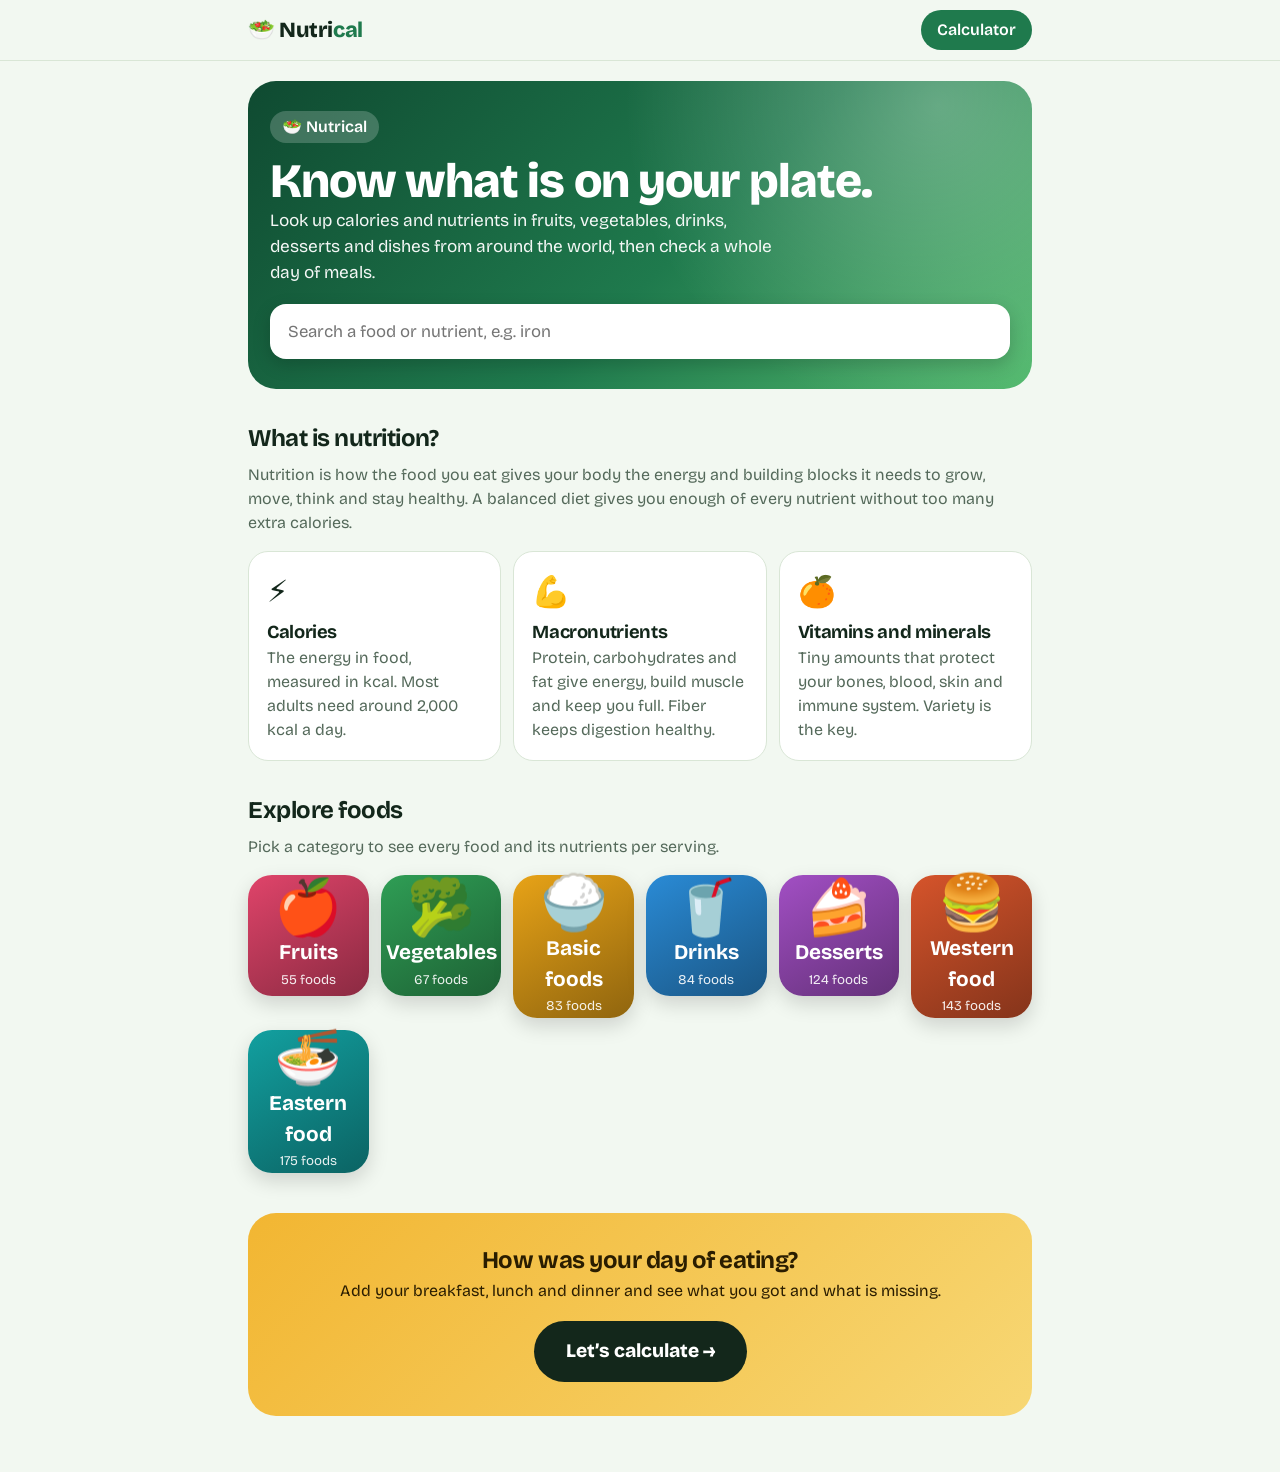
<file: Index.html>
<!DOCTYPE html>
<html lang="en">
<head>
<meta charset="utf-8">
<meta name="viewport" content="width=device-width, initial-scale=1, viewport-fit=cover">
<title>Nutrical – Food Nutrients & Meal Calculator</title>
<!-- Search engine meta data -->
<meta name="description" content="Calories, protein, carbs, fat, vitamins and minerals for 700+ foods per serving, plus a daily meal calculator that shows what you are missing.">
<meta name="keywords" content="nutrition, calories, food calories, nutrients, vitamins, minerals, protein, carbs, calorie calculator, meal calculator, healthy eating, Pakistani food, Indian food, fast food calories">
<meta name="author" content="Nutrical">
<meta name="robots" content="index, follow, max-image-preview:large">
<meta name="application-name" content="Nutrical">
<meta name="color-scheme" content="light dark">
<meta name="theme-color" content="#f2f8f1" media="(prefers-color-scheme: light)">
<meta name="theme-color" content="#0f1913" media="(prefers-color-scheme: dark)">
<meta name="format-detection" content="telephone=no">
<!-- Social sharing (Open Graph and Twitter) -->
<meta property="og:type" content="website">
<meta property="og:site_name" content="Nutrical">
<meta property="og:locale" content="en_US">
<meta property="og:title" content="Nutrical – Food Nutrients & Meal Calculator">
<meta property="og:description" content="Calories, protein, carbs, fat, vitamins and minerals for 700+ foods per serving, plus a daily meal calculator that shows what you are missing.">
<meta name="twitter:card" content="summary">
<meta name="twitter:title" content="Nutrical – Food Nutrients & Meal Calculator">
<meta name="twitter:description" content="Calories, protein, carbs, fat, vitamins and minerals for 700+ foods per serving, plus a daily meal calculator that shows what you are missing.">
<!-- Structured data for search engines -->
<script type="application/ld+json">
{"@context":"https://schema.org","@type":"WebApplication","name":"Nutrical","description":"Calories, protein, carbs, fat, vitamins and minerals for 700+ foods per serving, plus a daily meal calculator that shows what you are missing.","applicationCategory":"HealthApplication","operatingSystem":"Any","browserRequirements":"Requires JavaScript","inLanguage":"en","offers":{"@type":"Offer","price":"0","priceCurrency":"USD"},"featureList":["Calories and nutrients per serving for 700+ foods","Fruits, vegetables, drinks, desserts, Western and Eastern food","Breakfast, lunch and dinner calculator","Warnings for missing and excessive nutrients"]}
</script>
<link href="https://fonts.googleapis.com/css2?family=Bricolage+Grotesque:wght@400;600;800&display=swap" rel="stylesheet">
<style>
:root{--bg:#f2f8f1;--ink:#13271b;--mute:#54695a;--card:#fff;--line:#d9e6d6;--brand:#1f7a4d;--fruit:#e0446a;--veg:#2f9e55;--base:#e8a317;--drink:#2a8bd6;--sweet:#a24fc4;--west:#d6542b;--east:#12a0a0;--red:#d62839;--redbg:#fdecee;--ok:#1f8a4c;
box-sizing:border-box;padding-top:env(safe-area-inset-top,0px);padding-bottom:env(safe-area-inset-bottom,0px)}
@media (prefers-color-scheme:dark){:root:not([data-theme="light"]){--bg:#0f1913;--ink:#eaf3ea;--mute:#a0b3a5;--card:#18251d;--line:#29392f;--red:#ff6b78;--redbg:#3a1a1e;--ok:#5fd18a}}
:root[data-theme="dark"]{--bg:#0f1913;--ink:#eaf3ea;--mute:#a0b3a5;--card:#18251d;--line:#29392f;--red:#ff6b78;--redbg:#3a1a1e;--ok:#5fd18a}
*{box-sizing:border-box}
html{scroll-padding-top:env(safe-area-inset-top,0px)}
body{margin:0;background:var(--bg);color:var(--ink);font-family:"Bricolage Grotesque",system-ui,-apple-system,"Segoe UI",sans-serif;line-height:1.5}
body::before{content:"";position:fixed;inset:0 0 auto;height:env(safe-area-inset-top,0px);z-index:30;background:var(--bg)}
.nav{position:sticky;top:env(safe-area-inset-top,0px);z-index:20;background:var(--bg);border-bottom:1px solid var(--line)}
.nav div{max-width:820px;margin:0 auto;padding:10px 18px;display:flex;justify-content:space-between;align-items:center}
.brand,.pill{font:inherit;border:0;cursor:pointer;color:var(--ink);background:none}
.brand{font-weight:800;font-size:1.35rem;letter-spacing:-.02em;padding:0}
.brand span{color:var(--brand)}
.pill{background:var(--brand);color:#fff;font-weight:600;padding:8px 16px;border-radius:999px}
main{max-width:820px;margin:0 auto;padding:20px 18px 56px}
h1,h2,h3{letter-spacing:-.02em;line-height:1.1}
h1{font-size:clamp(2rem,7vw,3rem);font-weight:800;margin:0 0 10px}
h2{font-size:1.5rem;margin:0 0 12px}
.sub{color:var(--mute);margin:0 0 16px}
.hero{border-radius:28px;padding:30px 22px;color:#fff;background:radial-gradient(circle at 88% 8%,rgba(255,255,255,.28),transparent 42%),linear-gradient(135deg,#0f4a31,#1f7a4d 55%,#52b96d)}
.hero.col{display:flex;align-items:center;gap:18px;flex-wrap:wrap;background:var(--c);background:linear-gradient(135deg,var(--c),color-mix(in srgb,var(--c) 65%,#000))}
.hero h1{margin:0}.hero p{margin:6px 0 0;opacity:.95}
.hero .big{font-size:4.2rem;line-height:1}
.kick{display:inline-block;font-weight:600;background:rgba(255,255,255,.2);padding:4px 12px;border-radius:999px;margin-bottom:12px}
.hero>p{max-width:520px;margin:0 0 18px;font-size:1.08rem}
.kcal{font-size:2.6rem;font-weight:800;line-height:1}
.search{width:100%;font:inherit;font-size:1.05rem;padding:15px 18px;border:2px solid var(--line);border-radius:16px;background:var(--card);color:var(--ink)}
.hero .search{background:#fff;color:#13271b;border:0;box-shadow:0 6px 18px rgba(0,0,0,.18)}
.search:focus-visible,.tile:focus-visible,.item:focus-visible,.back:focus-visible,.go:focus-visible,.chip:focus-visible,.qb:focus-visible,.pill:focus-visible{outline:3px solid var(--ink);outline-offset:2px}
.sec{margin-top:36px}
.grid3{display:grid;grid-template-columns:repeat(auto-fit,minmax(210px,1fr));gap:12px}
.info{background:var(--card);border:1px solid var(--line);border-radius:20px;padding:18px}
.info .ic{font-size:1.9rem}.info h3{margin:6px 0 4px;font-size:1.15rem}.info p{margin:0;color:var(--mute)}
.tiles{display:grid;grid-template-columns:repeat(auto-fill,minmax(104px,1fr));gap:12px}
.tile{aspect-ratio:1;border:0;border-radius:24px;color:#fff;font:inherit;display:flex;flex-direction:column;align-items:center;justify-content:center;gap:2px;cursor:pointer;transition:transform .15s;background:var(--c);background:linear-gradient(150deg,var(--c),color-mix(in srgb,var(--c) 62%,#000));box-shadow:0 8px 20px rgba(0,0,0,.15)}
.tile span{font-size:clamp(2.2rem,11vw,3.4rem);line-height:1}.tile b{font-size:clamp(.95rem,3.6vw,1.3rem)}.tile small{opacity:.9}
.tile:active{transform:scale(.96)}
.t-fruits{--c:var(--fruit)}.t-veg{--c:var(--veg)}.t-base{--c:var(--base)}
.cta{margin-top:40px;border-radius:28px;padding:34px 22px;text-align:center;color:#2a1d00;background:linear-gradient(135deg,#f2b632,#f7d774)}
.cta h2{margin:0 0 6px}.cta p{margin:0 0 18px}
.go{font:inherit;font-weight:800;font-size:1.2rem;padding:16px 32px;border:0;border-radius:999px;background:#13271b;color:#fff;cursor:pointer}
.go.wide{display:block;width:100%;margin-top:20px;background:var(--brand)}
.list{display:grid;grid-template-columns:repeat(auto-fill,minmax(155px,1fr));gap:10px}
.item{display:flex;align-items:center;gap:10px;text-align:left;font:inherit;padding:12px;border-radius:16px;background:var(--card);border:1px solid var(--line);color:var(--ink);cursor:pointer;border-left:6px solid var(--c)}
.item .e{font-size:1.7rem}.item b{display:block;font-weight:600;line-height:1.2}.item small{color:var(--mute)}
.empty{color:var(--mute);padding:16px;border:1px dashed var(--line);border-radius:14px}
.back{font:inherit;font-weight:600;background:none;border:2px solid var(--line);color:var(--ink);border-radius:999px;padding:8px 16px;cursor:pointer;margin-bottom:16px}
.card{background:var(--card);border:1px solid var(--line);border-radius:20px;padding:18px;margin-top:16px}
.stats{display:grid;grid-template-columns:repeat(3,1fr);gap:10px;margin-bottom:14px}
.stat{background:var(--bg);border-radius:14px;padding:12px;text-align:center}.stat b{display:block;font-size:1.4rem}.stat small{color:var(--mute)}
.row{display:grid;grid-template-columns:78px 1fr 64px;gap:10px;align-items:center;padding:6px 0}.row b{text-align:right}
.bar{height:10px;border-radius:6px;background:var(--line);overflow:hidden}.bar i{display:block;height:100%;background:var(--c,var(--brand));border-radius:6px}
.chips{display:flex;flex-wrap:wrap;gap:8px}
.chip{font:inherit;color:var(--ink);padding:7px 12px;border-radius:999px;background:var(--bg);border:1px solid var(--line);font-size:.95rem}
button.chip{cursor:pointer}
.note{color:var(--mute);font-size:.85rem;margin-top:18px}
.meal{border-top:6px solid var(--c)}.meal h2{margin-bottom:8px}
.entry{display:flex;align-items:center;gap:10px;padding:8px 0;border-bottom:1px solid var(--line)}
.entry .e{font-size:1.5rem}.en{flex:1;min-width:0}.en b{display:block;font-weight:600;line-height:1.2}.en small{color:var(--mute)}
.qb{width:34px;height:34px;border-radius:50%;border:1px solid var(--line);background:var(--card);color:var(--ink);font:inherit;font-size:1.1rem;cursor:pointer}
.sug{display:flex;flex-wrap:wrap;gap:8px;margin-top:10px}
.meal .search{margin-top:12px}
.nrow{padding:10px 0;border-bottom:1px solid var(--line)}
.nt{display:flex;justify-content:space-between;gap:10px;margin-bottom:5px}.nt span{color:var(--mute)}
.nrow small{display:block;margin-top:5px}
.nrow.red b,.nrow.red .nt span,.nrow.red small{color:var(--red)}.nrow.red .bar i{background:var(--red)}
.nrow.ok .bar i{background:var(--ok)}
.needbox{background:var(--redbg);border:2px solid var(--red);border-radius:20px;padding:18px;margin-top:16px}
.needbox h2{color:var(--red)}
.okbox h2{color:var(--ok)}
.ta{margin-top:0!important;resize:vertical;min-height:88px;font-family:inherit}
</style>
</head>
<body>
<noscript>Nutrical needs JavaScript to show food nutrition data and the meal calculator. Please turn JavaScript on.</noscript>
<header class="nav"><div><button class="brand" data-go="#/">🥗 Nutri<span>cal</span></button><button class="pill" data-go="#/calc">Calculator</button></div></header>
<main id="app"></main>
<script>
var DATA={
fruits:{label:"Fruits",emoji:"🍎",color:"var(--fruit)",items:[
["Apple","🍎",52,.3,13.8,.2,2.4,10.4,[["Vitamin C","4.6 mg"],["Potassium","107 mg"],["Vitamin K","2.2 µg"]]],
["Banana","🍌",89,1.1,22.8,.3,2.6,12.2,[["Potassium","358 mg"],["Vitamin B6","0.4 mg"],["Vitamin C","8.7 mg"],["Magnesium","27 mg"]]],
["Orange","🍊",47,.9,11.8,.1,2.4,9.4,[["Vitamin C","53 mg"],["Folate","30 µg"],["Potassium","181 mg"],["Calcium","40 mg"]]],
["Mango","🥭",60,.8,15,.4,1.6,13.7,[["Vitamin C","36 mg"],["Vitamin A","54 µg"],["Folate","43 µg"]]],
["Strawberry","🍓",32,.7,7.7,.3,2,4.9,[["Vitamin C","59 mg"],["Manganese","0.4 mg"],["Folate","24 µg"]]],
["Grapes","🍇",69,.7,18.1,.2,.9,15.5,[["Vitamin K","14.6 µg"],["Vitamin C","3.2 mg"],["Potassium","191 mg"]]],
["Watermelon","🍉",30,.6,7.6,.2,.4,6.2,[["Vitamin C","8.1 mg"],["Vitamin A","28 µg"],["Potassium","112 mg"]]],
["Pineapple","🍍",50,.5,13.1,.1,1.4,9.9,[["Vitamin C","47.8 mg"],["Manganese","0.9 mg"],["Vitamin B6","0.1 mg"]]],
["Papaya","🍈",43,.5,10.8,.3,1.7,7.8,[["Vitamin C","61.8 mg"],["Vitamin A","47 µg"],["Folate","37 µg"]]],
["Pear","🍐",57,.4,15.2,.1,3.1,9.8,[["Vitamin C","4.3 mg"],["Vitamin K","4.4 µg"],["Potassium","116 mg"]]],
["Pomegranate","🔴",83,1.7,18.7,1.2,4,13.7,[["Vitamin K","16.4 µg"],["Vitamin C","10.2 mg"],["Folate","38 µg"],["Potassium","236 mg"]]],
["Avocado","🥑",160,2,8.5,14.7,6.7,.7,[["Vitamin K","21 µg"],["Folate","81 µg"],["Potassium","485 mg"],["Vitamin E","2.1 mg"]]],
["Peach","🍑",39,.9,9.5,.3,1.5,8.4,"vc6.6;va16;pot190",150,"1 medium"],
["Plum","🟣",46,.7,11.4,.3,1.4,9.9,"vc9.5;vk6.4;pot157",66,"1 medium"],
["Cherries","🍒",63,1.1,16,.2,2.1,12.8,"vc7;pot222;mn.1",140,"1 cup"],
["Blueberries","🫐",57,.7,14.5,.3,2.4,10,"vk19.3;vc9.7;mn.3",148,"1 cup"],
["Raspberries","🔴",52,1.2,11.9,.7,6.5,4.4,"vc26.2;mn.7;vk7.8",123,"1 cup"],
["Blackberries","⚫",43,1.4,9.6,.5,5.3,4.9,"vc21;vk19.8;mn.6",144,"1 cup"],
["Kiwi","🥝",61,1.1,14.7,.5,3,9,"vc92.7;vk40;pot312",69,"1 medium"],
["Lemon","🍋",29,1.1,9.3,.3,2.8,2.5,"vc53;pot138;ca26",58,"1 fruit"],
["Lime","🟢",30,.7,10.5,.2,2.8,1.7,"vc29.1;ca33;pot102",67,"1 fruit"],
["Grapefruit","🍊",42,.8,10.7,.1,1.6,6.9,"vc31.2;va46;pot135",123,"½ fruit"],
["Apricot","🍑",48,1.4,11.1,.4,2,9.2,"va96;vc10;pot259",35,"1 fruit"],
["Fig","🟣",74,.8,19.2,.3,2.9,16.3,"pot232;ca35;vk4.7",50,"1 medium"],
["Cantaloupe","🍈",34,.8,8.2,.2,.9,7.9,"vc36.7;va169;pot267",160,"1 cup cubes"],
["Honeydew melon","🍈",36,.5,9.1,.1,.8,8.1,"vc18;pot228;fol19",170,"1 cup cubes"],
["Coconut meat","🥥",354,3.3,15.2,33.5,9,6.2,"mn1.5;se10.1;fe2.4",45,"1 piece"],
["Guava","🍐",68,2.6,14.3,1,5.4,8.9,"vc228;fol49;pot417",55,"1 fruit"],
["Dates","🌴",277,1.8,75,.2,6.7,66.5,"pot696;mg54;mn.3",24,"1 Medjool date"],
["Passion fruit","🟡",97,2.2,23.4,.7,10.4,11.2,"vc30;va64;pot348",18,"1 fruit"],
["Lychee","🍒",66,.8,16.5,.4,1.3,15.2,"vc71.5;pot171;fol14",10,"1 fruit"],
["Cranberries","🔴",46,.4,12.2,.1,4.6,4,"vc13.3;vk5;mn.4",110,"1 cup"],
["Tangerine","🍊",53,.8,13.3,.3,1.8,10.6,"vc26.7;va34;fol16",88,"1 medium"],
["Nectarine","🍑",44,1.1,10.6,.3,1.7,7.9,"vc5.4;va17;pot201",142,"1 medium"],
["Persimmon","🟠",70,.6,18.6,.2,3.6,12.5,"va81;vc7.5;mn.4",168,"1 fruit"],
["Jackfruit","🍈",95,1.7,23.3,.6,1.5,19.1,"vc13.7;pot448;mg29",165,"1 cup"],
["Starfruit","⭐",31,1,6.7,.3,2.8,4,"vc34.4;pot133;fol12",91,"1 fruit"],
["Dragon fruit","🐉",60,1.2,13,0,3,8,"vc3;mg36;fe.7",100,"1 cup"],
["Mulberries","🫐",43,1.4,9.8,.4,1.7,8.1,"vc36;fe1.9;vk7.8",140,"1 cup"],
["Black currants","🫐",63,1.4,15.4,.4,0,0,"vc181;pot322;fe1.5",112,"1 cup"],
["Gooseberries","🟢",44,.9,10,.6,4.3,0,"vc28;pot198;mn.1",150,"1 cup"],
["Rambutan","🔴",82,.9,20,.2,.9,0,"vc5;fe.4;pot42",100,"5 fruits"],
["Longan","🟡",60,1.3,15,.1,1.1,0,"vc84;pot266",100,"10 fruits"],
["Soursop","🟢",66,1,16.8,.3,3.3,13.5,"vc21;pot278;mg21",100,"½ cup"],
["Tamarind","🟤",239,2.8,62.5,.6,5.1,57,"pot628;mg92;fe2.8",25,"1 oz"],
["Clementine","🍊",47,.9,12,.2,1.7,9.2,"vc49;fol24;pot177",74,"1 fruit"],
["Raisins","🍇",299,3.1,79,.5,3.7,59,"pot749;fe1.9;mn.3",36,"1 small box"],
["Prunes","🟣",240,2.2,64,.4,7.1,38,"vk60;pot732;mn.3",42,"5 prunes"],
["Plantain","🍌",122,1.3,32,.4,2.3,15,"vc18;pot499;mg37",148,"1 cup sliced"],
["Jamun (Java plum)","🟣",62,.7,14,.2,.6,10,"vc18;pot79;fe.2",100,"½ cup"],
["Loquat","🍑",47,.4,12,.2,1.7,8,"va76;pot266;vc1",100,"5 fruits"],
["Chikoo (sapodilla)","🟤",83,.4,20,1.1,5.3,14,"vc14;pot193;ca21",170,"1 fruit"],
["Custard apple (sharifa)","🟢",94,2.1,23.6,.3,4.4,19,"vc19;pot382;bx.2",100,"½ fruit"],
["Kinnow (mandarin)","🍊",53,.8,13.3,.3,1.8,10.6,"vc27;fol16;va34",90,"1 fruit"],
["Ber (Indian jujube)","🟠",74,.8,17,.1,.6,10,"vc70;pot200",100,"½ cup"]
]},
veg:{label:"Vegetables",emoji:"🥦",color:"var(--veg)",items:[
["Carrot","🥕",41,.9,9.6,.2,2.8,4.7,[["Vitamin A","835 µg"],["Vitamin K","13.2 µg"],["Potassium","320 mg"]]],
["Spinach","🥬",23,2.9,3.6,.4,2.2,.4,[["Vitamin K","483 µg"],["Vitamin A","469 µg"],["Folate","194 µg"],["Iron","2.7 mg"]]],
["Broccoli","🥦",34,2.8,6.6,.4,2.6,1.7,[["Vitamin C","89 mg"],["Vitamin K","102 µg"],["Folate","63 µg"]]],
["Tomato","🍅",18,.9,3.9,.2,1.2,2.6,[["Vitamin C","13.7 mg"],["Potassium","237 mg"],["Vitamin K","7.9 µg"]]],
["Potato","🥔",77,2,17.5,.1,2.2,.8,[["Potassium","421 mg"],["Vitamin C","19.7 mg"],["Vitamin B6","0.3 mg"]]],
["Onion","🧅",40,1.1,9.3,.1,1.7,4.2,[["Vitamin C","7.4 mg"],["Potassium","146 mg"],["Folate","19 µg"]]],
["Cucumber","🥒",15,.7,3.6,.1,.5,1.7,[["Vitamin K","16.4 µg"],["Potassium","147 mg"],["Vitamin C","2.8 mg"]]],
["Cauliflower","🥬",25,1.9,5,.3,2,1.9,[["Vitamin C","48.2 mg"],["Vitamin K","15.5 µg"],["Folate","57 µg"]]],
["Sweet potato","🍠",86,1.6,20.1,.1,3,4.2,[["Vitamin A","709 µg"],["Potassium","337 mg"],["Vitamin C","2.4 mg"]]],
["Red bell pepper","🫑",31,1,6,.3,2.1,4.2,[["Vitamin C","128 mg"],["Vitamin A","157 µg"],["Vitamin B6","0.3 mg"]]],
["Cabbage","🥬",25,1.3,5.8,.1,2.5,3.2,[["Vitamin C","36.6 mg"],["Vitamin K","76 µg"],["Folate","43 µg"]]],
["Green peas","🫛",81,5.4,14.5,.4,5.7,5.7,[["Vitamin C","40 mg"],["Vitamin K","24.8 µg"],["Folate","65 µg"],["Iron","1.5 mg"]]],
["Lettuce","🥬",15,1.4,2.9,.2,1.3,.8,"vk126;va370;fol38",36,"1 cup shredded"],
["Kale","🥬",49,4.3,8.8,.9,3.6,2.3,"vk705;vc120;va500",67,"1 cup chopped"],
["Zucchini","🥒",17,1.2,3.1,.3,1,2.5,"vc17.9;pot261;bx.2",196,"1 medium"],
["Eggplant","🍆",25,1,5.9,.2,3,3.5,"mn.2;pot229;vk3.5",82,"1 cup cubes"],
["Mushroom","🍄",22,3.1,3.3,.3,1,2,"ni3.6;pot318;se9.3",70,"1 cup sliced"],
["Garlic","🧄",149,6.4,33,.5,2.1,1,"vc31.2;mn1.7;bx1.2",3,"1 clove"],
["Ginger","🫚",80,1.8,17.8,.8,2,1.7,"pot415;mg43",6,"1 tbsp"],
["Beetroot","🟣",43,1.6,9.6,.2,2.8,6.8,"fol109;mn.3;pot325",82,"1 medium"],
["Radish","🔴",16,.7,3.4,.1,1.6,1.9,"vc14.8;fol25;pot233",116,"1 cup sliced"],
["Celery","🥬",16,.7,3,.2,1.6,1.3,"vk29.3;pot260;fol36",40,"1 stalk"],
["Asparagus","🌿",20,2.2,3.9,.1,2.1,1.9,"vk41.6;fol52;vc5.6",134,"1 cup"],
["Green beans","🫛",31,1.8,7,.2,2.7,3.3,"vk43;vc12.2;fol33",110,"1 cup"],
["Sweet corn","🌽",86,3.3,19,1.4,2,6.3,"fol42;mg37;pot270",90,"½ cup kernels"],
["Pumpkin","🎃",26,1,6.5,.1,.5,2.8,"va426;vc9;pot340",116,"1 cup cubes"],
["Butternut squash","🎃",45,1,11.7,.1,2,2.2,"va532;vc21;pot352",140,"1 cup cubes"],
["Brussels sprouts","🥬",43,3.4,9,.3,3.8,2.2,"vk177;vc85;fol61",88,"1 cup"],
["Leek","🌿",61,1.5,14.2,.3,1.8,3.9,"vk47;va83;mn.5",89,"1 medium"],
["Okra","🌿",33,1.9,7.5,.2,3.2,1.5,"vc23;vk31;fol60",100,"1 cup"],
["Turnip","⚪",28,.9,6.4,.1,1.8,3.8,"vc21;pot191;ca30",130,"1 cup cubes"],
["Spring onion","🌱",32,1.8,7.3,.2,2.6,2.3,"vk207;vc18.8;va50",50,"½ cup chopped"],
["Bok choy","🥬",13,1.5,2.2,.2,1,1.2,"vc45;va223;vk45.5",70,"1 cup shredded"],
["Artichoke","🌿",47,3.3,10.5,.2,5.4,1,"fol68;vk14.8;mg60",120,"1 medium"],
["Chili pepper","🌶️",40,1.9,8.8,.4,1.5,5.3,"vc144;va48;bx.5",45,"1 pepper"],
["Green bell pepper","🫑",20,.9,4.6,.2,1.7,2.4,"vc80.4;vk7.4;bx.2",119,"1 medium"],
["Yam","🍠",118,1.5,27.9,.2,4.1,.5,"pot816;mn.4;vc17.1",136,"1 cup cubes"],
["Cassava","🥔",160,1.4,38,.3,1.8,1.7,"vc20.6;pot271;fol27",100,"½ cup"],
["Edamame","🫛",121,11.9,8.9,5.2,5.2,2.2,"fol311;vk26.7;fe2.3",78,"½ cup shelled"],
["Fennel","🌿",31,1.2,7.3,.2,3.1,3.9,"vc12;pot414;mn.2",87,"1 cup sliced"],
["Collard greens","🥬",32,3,5.4,.6,4,.5,"vk437;va251;vc35.3",36,"1 cup chopped"],
["Swiss chard","🥬",19,1.8,3.7,.2,1.6,1.1,"vk830;va306;vc30",36,"1 cup chopped"],
["Arugula","🌱",25,2.6,3.7,.7,1.6,2.1,"vk109;va119;fol97",20,"1 cup"],
["Parsnip","🥕",75,1.2,18,.3,4.9,4.8,"vc17;fol67;pot375",133,"1 cup sliced"],
["Bitter gourd","🥒",17,1,3.7,.2,2.8,1,"vc84;fol72;va6",94,"1 cup sliced"],
["Water chestnut","⚪",97,1.4,23.9,.1,3,4.8,"pot584;mn.3;bx.3",62,"½ cup sliced"],
["Lotus root","🌸",74,2.6,17,.1,4.9,.5,"vc44;pot556;bx.3",60,"½ cup"],
["Daikon radish","⚪",18,.6,4.1,.1,1.6,2.5,"vc22;pot227;fol28",116,"1 cup sliced"],
["Napa cabbage","🥬",16,1.2,3.2,.2,1.2,1.4,"vk43;vc27;fol79",76,"1 cup shredded"],
["Bean sprouts","🌱",30,3,6,.2,1.8,4,"vk33;vc13;fol61",104,"1 cup"],
["Bamboo shoots","🎋",27,2.6,5.2,.3,2.2,3,"pot533;mn.3",120,"1 cup sliced"],
["Chayote","🥒",19,.8,4.5,.1,1.7,1.7,"vc8;fol93;mn.2",132,"1 cup"],
["Taro","🍠",112,1.5,26.5,.2,4.1,.4,"pot484;mn.4;bx.3",132,"1 cup"],
["Kohlrabi","🥬",27,1.7,6.2,.1,3.6,2.6,"vc62;pot350;bx.2",135,"1 cup"],
["Rutabaga","🥔",38,1.1,8.6,.2,2.3,4.5,"vc25;pot305;ca43",140,"1 cup cubes"],
["Watercress","🌿",11,2.3,1.3,.1,.5,.2,"vk250;vc43;ca120",34,"1 cup"],
["Radicchio","🥬",23,1.4,4.5,.3,.9,.6,"vk255;pot302;mn.3",40,"1 cup shredded"],
["Sauerkraut","🥬",19,.9,4.3,.1,2.9,1.8,"vc15;vk13;fe1.5",70,"½ cup"],
["Jicama","⚪",38,.7,8.8,.1,4.9,1.8,"vc20;pot150;fol12",130,"1 cup"],
["Mustard greens","🥬",27,2.9,4.7,.4,3.2,1.3,"vk257;vc70;va525",56,"1 cup chopped"],
["Dandelion greens","🌼",45,2.7,9.2,.7,3.5,.7,"vk778;va508;ca187",55,"1 cup chopped"],
["Bottle gourd (lauki)","🥒",14,.6,3.4,.1,.5,1.7,"vc10;pot150;mg11",116,"1 cup"],
["Ridge gourd (tori)","🥒",20,.5,4.4,.1,1,1.8,"vc12;pot139;mg14",100,"1 cup sliced"],
["Tinda (apple gourd)","🟢",21,1.4,3.4,.4,1.1,1.5,"vc18;ca25;fe.8",100,"½ cup"],
["Fenugreek leaves (methi)","🌿",49,4.4,6,.9,1.1,0,"fe2;ca200;vc40",30,"½ cup"],
["Coriander leaves (dhania)","🌿",23,2.1,3.7,.5,2.8,.9,"vk310;vc27;va337",16,"¼ cup"],
["Mint leaves (pudina)","🌿",44,3.3,8.4,.7,6.8,0,"va212;fe5;vc31",12,"2 tbsp"]
]},
base:{label:"Basic foods",emoji:"🍚",color:"var(--base)",items:[
["White rice (cooked)","🍚",130,2.7,28.2,.3,.4,.1,[["Manganese","0.5 mg"],["Selenium","7.5 µg"]]],
["White bread","🍞",265,9,49,3.2,2.7,5.7,[["Iron","3.6 mg"],["Calcium","144 mg"],["Folate","111 µg"],["Sodium","491 mg"]]],
["Egg (boiled)","🥚",155,12.6,1.1,10.6,0,1.1,[["Vitamin B12","1.1 µg"],["Vitamin D","2.2 µg"],["Choline","294 mg"],["Selenium","30.8 µg"]]],
["Whole milk","🥛",61,3.2,4.8,3.3,0,5.1,[["Calcium","113 mg"],["Vitamin B12","0.5 µg"],["Potassium","132 mg"],["Vitamin D","1.3 µg"]]],
["Chicken breast (cooked)","🍗",165,31,0,3.6,0,0,[["Niacin","13.7 mg"],["Vitamin B6","0.6 mg"],["Phosphorus","228 mg"],["Selenium","27.6 µg"]]],
["Lentils (cooked)","🫘",116,9,20.1,.4,7.9,1.8,[["Folate","181 µg"],["Iron","3.3 mg"],["Potassium","369 mg"]]],
["Chickpeas (cooked)","🫘",164,8.9,27.4,2.6,7.6,4.8,[["Folate","172 µg"],["Iron","2.9 mg"],["Manganese","1 mg"]]],
["Oats (dry)","🥣",389,16.9,66.3,6.9,10.6,0,[["Manganese","4.9 mg"],["Phosphorus","523 mg"],["Iron","4.7 mg"],["Magnesium","177 mg"]]],
["Pasta (cooked)","🍝",158,5.8,30.9,.9,1.8,.6,[["Manganese","0.4 mg"],["Iron","1.3 mg"]]],
["Cheddar cheese","🧀",403,24.9,1.3,33.1,0,.5,[["Calcium","721 mg"],["Phosphorus","512 mg"],["Vitamin B12","1.1 µg"]]],
["Almonds","🥜",579,21.2,21.6,49.9,12.5,4.4,[["Vitamin E","25.6 mg"],["Magnesium","270 mg"],["Calcium","269 mg"]]],
["Salmon (cooked)","🐟",206,22,0,12,0,0,[["Vitamin D","11 µg"],["Vitamin B12","3.2 µg"],["Selenium","36.5 µg"],["Potassium","384 mg"]]],
["Brown rice (cooked)","🍚",123,2.7,25.6,1,1.6,.2,"mn.9;mg39;ph103",195,"1 cup"],
["Quinoa (cooked)","🌾",120,4.4,21.3,1.9,2.8,.9,"mn.6;mg64;fol42",185,"1 cup"],
["Whole wheat bread","🍞",252,12.5,43,3.5,7,6,"fe2.4;mg82;se40",28,"1 slice"],
["Flour tortilla","🫓",306,8.2,51,8,2.8,2.4,"fe3.5;ca140",45,"1 tortilla"],
["Corn tortilla","🫓",218,5.7,44.6,2.9,6.3,.6,"ca81;mg54;mn.4",26,"1 tortilla"],
["Popcorn (air-popped)","🍿",387,13,78,4.5,14.5,.9,"mn1.1;mg144;ph358",24,"3 cups"],
["Barley (cooked)","🌾",123,2.3,28.2,.4,3.8,.3,"mn.3;ni2.1;mg22",157,"1 cup"],
["Couscous (cooked)","🍲",112,3.8,23.2,.2,1.4,.1,"se27;ni1;mg8",157,"1 cup"],
["Whole wheat pasta (cooked)","🍝",124,5.3,26.5,.5,3.9,.6,"mn.9;mg42;fe1.5",140,"1 cup"],
["Plain yogurt (whole milk)","🥛",61,3.5,4.7,3.3,0,4.7,"ca121;by.5;pot155",245,"1 cup"],
["Greek yogurt (nonfat)","🥛",59,10.2,3.6,.4,0,3.2,"ca110;by.8;pot141",170,"¾ cup"],
["Skim milk","🥛",34,3.4,5,.1,0,5.1,"ca122;by.5;pot166",245,"1 cup"],
["Butter","🧈",717,.9,.1,81,0,.1,"va684;ve2.3;vk7",14,"1 tbsp"],
["Mozzarella cheese","🧀",280,28,3.1,17,0,1.2,"ca505;ph354;by2.3",28,"1 oz"],
["Cottage cheese","🧀",98,11.1,3.4,4.3,0,2.7,"ca83;by.4;se9.7",113,"½ cup"],
["Soy milk","🥛",33,2.9,1.7,1.6,.4,.4,"ca120;pot118;vd1",243,"1 cup"],
["Almond milk (unsweetened)","🥛",15,.6,.3,1.2,.2,0,"ca120;ve4",240,"1 cup"],
["Beef (lean, cooked)","🥩",250,26,0,15,0,0,"zn6.3;by2.6;fe2.6",85,"3 oz"],
["Pork loin (cooked)","🥩",242,27,0,14,0,0,"se40;by.7;zn2.4",85,"3 oz"],
["Turkey breast (cooked)","🦃",135,30,0,.7,0,0,"ni11;bx.8;se31",85,"3 oz"],
["Lamb (cooked)","🍖",294,25,0,21,0,0,"by2.6;zn4.6;fe1.9",85,"3 oz"],
["Chicken thigh (cooked)","🍗",209,26,0,10.9,0,0,"ni6.1;bx.4;se21",85,"3 oz"],
["Tuna (canned in water)","🐟",116,25.5,0,.8,0,0,"se76;ni10;vd1.7",85,"3 oz"],
["Shrimp (cooked)","🦐",99,24,.2,.3,0,0,"se38;by1.2;ca64",85,"3 oz"],
["Cod (cooked)","🐟",105,23,0,.9,0,0,"by1;se37;pot244",85,"3 oz"],
["Sardines (canned)","🐟",208,24.6,0,11.5,0,0,"ca382;vd4.8;by8.9",92,"1 can"],
["Tilapia (cooked)","🐟",128,26,0,2.7,0,0,"se54;by1.6;ni4.7",85,"3 oz"],
["Black beans (cooked)","🫘",132,8.9,23.7,.5,8.7,.3,"fol149;mn.4;fe2.1",172,"1 cup"],
["Kidney beans (cooked)","🫘",127,8.7,22.8,.5,6.4,.3,"fol130;fe2.9;pot403",177,"1 cup"],
["Tofu (firm)","🟨",144,17.3,2.8,8.7,2.3,.6,"ca350;fe2.7;mn1.2",126,"½ cup"],
["Hummus","🥣",166,7.9,14.3,9.6,6,.3,"fe2.4;mg71;ca38",30,"2 tbsp"],
["Peanut butter","🥜",588,25,20,50,6,9,"ni13.1;mg168;ve9",32,"2 tbsp"],
["Peanuts","🥜",567,25.8,16.1,49.2,8.5,4.7,"ni12;mg168;fol240",28,"1 oz"],
["Walnuts","🌰",654,15.2,13.7,65.2,6.7,2.6,"mn3.4;mg158;ph346",28,"1 oz"],
["Cashews","🥜",553,18.2,30.2,43.9,3.3,5.9,"mg292;zn5.8;mn1.7",28,"1 oz"],
["Chia seeds","🌱",486,16.5,42.1,30.7,34.4,0,"ca631;mg335;ph860",28,"2 tbsp"],
["Flaxseed","🌱",534,18.3,28.9,42.2,27.3,1.6,"mg392;mn2.5;ph642",10,"1 tbsp"],
["Sunflower seeds","🌻",584,20.8,20,51.5,8.6,2.6,"ve35;mg325;se53",28,"1 oz"],
["Pumpkin seeds","🎃",559,30.2,10.7,49,6,1.4,"mg592;zn7.8;mn4.5",28,"1 oz"],
["Olive oil","🫒",884,0,0,100,0,0,"ve14;vk60",13.5,"1 tbsp"],
["Honey","🍯",304,.3,82.4,0,.2,82.1,"pot52;ca6",21,"1 tbsp"],
["Dark chocolate (70–85%)","🍫",598,7.8,45.9,42.6,10.9,24,"fe11.9;mg228;mn1.9",28,"1 oz"],
["Sourdough bread","🍞",270,10,52,2,2.4,2,"fe3;fol107;se30",50,"1 slice"],
["Rye bread","🍞",259,8.5,48,3.3,5.8,3.9,"fe2.8;se40;mn1.2",32,"1 slice"],
["Bulgur (cooked)","🌾",83,3.1,18.6,.2,4.5,.1,"mn.6;mg32;fe1",182,"1 cup"],
["Buckwheat (cooked)","🌾",92,3.4,19.9,.6,2.7,.9,"mg51;mn.4;ph70",168,"1 cup"],
["Egg white","🥚",52,10.9,.7,.2,0,.7,"se20;ni.1;pot163",33,"1 large"],
["Parmesan cheese","🧀",431,38,4.1,29,0,.9,"ca1184;ph694;by1.2",28,"1 oz"],
["Feta cheese","🧀",264,14,4,21,0,4,"ca493;by1.7;ph337",28,"1 oz"],
["Ricotta cheese","🧀",174,11.3,3,13,0,.3,"ca207;ph158;by.3",124,"½ cup"],
["Pistachios","🥜",560,20,28,45,10,8,"bx1.7;pot1025;ph490",28,"1 oz"],
["Hazelnuts","🌰",628,15,17,61,10,4.3,"ve15;mn6.2;mg163",28,"1 oz"],
["Soybeans (cooked)","🫘",173,17,10,9,6,3,"fol54;fe5;mg86",172,"1 cup"],
["Tempeh","🟨",192,20,7.6,11,0,0,"mn1.3;mg81;ph266",83,"½ cup"],
["Ham","🥓",145,21,1.5,5.5,0,0,"se36;ni4;by.7",85,"3 oz"],
["Crab (cooked)","🦀",97,19,0,1.5,0,0,"by9.8;zn4;se40",85,"3 oz"],
["Oysters","🦪",68,7,3.9,2.5,0,0,"zn16;by16",84,"6 oysters"],
["Mackerel (cooked)","🐟",262,24,0,18,0,0,"by19;vd16;ni9",85,"3 oz"],
["Whole wheat flour (atta)","🌾",340,13.2,72,2.5,10.7,.4,"mn4;mg137;fe3.6",30,"¼ cup"],
["Basmati rice (cooked)","🍚",121,3.5,25,.4,.4,0,"mn.5;fe.4",195,"1 cup"],
["Besan (chickpea flour)","🌾",387,22,58,6.7,11,10,"fol437;fe4.9;mg166",30,"¼ cup"],
["Ghee","🧈",900,0,0,100,0,0,"va840;ve2.8;vk8.6",13,"1 tbsp"],
["Vegetable oil","🛢️",884,0,0,100,0,0,"ve14;vk25",13.5,"1 tbsp"],
["Khoya (mawa)","⚪",421,15,25,28,0,25,"ca480;by1",30,"1 oz"],
["Rusk","🍞",407,10,74,7,3,8,"fe3;ca40",20,"2 rusks"],
["Jaggery (gur)","🟤",383,.4,98,.1,0,97,"fe11;mg70;ca80",20,"1 tbsp"],
["Goat meat (cooked)","🍖",143,27,0,3,0,0,"zn5;fe3;by1",85,"3 oz"],
["Beef liver (cooked)","🥩",175,27,3.9,4.7,0,0,"va9442;by70;fe6.5",85,"3 oz"],
["Chicken liver (cooked)","🍗",167,24,.9,6.5,0,0,"va3290;by17;fe11",85,"3 oz"],
["Rohu fish (cooked)","🐟",120,19,0,4,0,0,"by3;se25;pot280",100,"1 piece"],
["Pomfret fish (cooked)","🐟",120,20,0,4,0,0,"by2;se30;pot300",100,"1 piece"]
]},
drinks:{label:"Drinks",emoji:"🥤",color:"var(--drink)",items:[
["Orange juice","🧃",45,.7,10.4,.2,.2,8.4,"vc50;pot200;fol30",248,"1 cup"],
["Apple juice","🧃",46,.1,11.4,.1,.2,9.6,"pot101;vc1",248,"1 cup"],
["Tomato juice","🍅",17,.8,4.2,.1,.4,3.6,"vc18;pot229;fol20",243,"1 cup"],
["Carrot juice","🥕",40,.9,9.3,.2,.8,3.9,"va930;pot292;vc8",236,"1 cup"],
["Fruit smoothie","🥤",60,.8,14,.3,1.2,11,"vc10;pot140",300,"12 oz"],
["Lemonade","🍋",40,0,10.4,0,.1,9.4,"vc1;pot7",248,"1 cup"],
["Coconut water","🥥",19,.7,3.7,.2,1.1,2.6,"pot250;mg25;mn.1",240,"1 cup"],
["Cola","🥤",42,0,10.6,0,0,10.6,"ph10;pot2",355,"1 can"],
["Sports drink","🥤",26,0,6.2,0,0,5.8,"pot27;ca2",355,"12 oz"],
["Energy drink","⚡",45,0,11,0,0,11,"ni8;bx2;by2",250,"1 can"],
["Black coffee","☕",1,.1,0,0,0,0,"pot49;mg3;ni.2",237,"1 cup"],
["Latte","☕",54,2.8,4.7,2.8,0,4.5,"ca103;by.4;pot140",360,"12 oz"],
["Cappuccino","☕",45,2.3,3.7,2.3,0,3.5,"ca80;pot120;by.3",180,"1 cup"],
["Green tea","🍵",1,0,0,0,0,0,"mn.2;pot8",245,"1 cup"],
["Black tea","🫖",1,0,.3,0,0,0,"pot37;mn.2;mg1",240,"1 cup"],
["Masala chai","🫖",50,1.5,8,1.5,0,7.5,"ca55;pot80",240,"1 cup"],
["Iced tea (sweetened)","🧊",30,0,7.5,0,0,7.4,"pot20;mn.1",240,"1 glass"],
["Hot chocolate","☕",77,3.5,11,2.3,.6,10,"ca110;pot200;mg14",250,"1 cup"],
["Milkshake (vanilla)","🥛",112,3.5,18.4,3,0,17.7,"ca120;pot180;by.5",300,"1 medium"],
["Sweet lassi","🥛",80,3,13,2,0,12,"ca100;by.4;pot150",250,"1 glass"],
["Mango lassi","🥭",90,2.8,16,1.5,.3,15.5,"ca95;vc5;by.4",250,"1 glass"],
["Beer","🍺",43,.5,3.6,0,0,0,"ni1.6;ph14;pot27",355,"1 can"],
["Red wine","🍷",85,.1,2.6,0,0,.6,"pot127;mg12;mn.2",150,"5 oz glass"],
["Grape juice","🍇",60,.4,14.8,.1,.2,14.3,"pot104;mn.3",248,"1 cup"],
["Pineapple juice","🍍",53,.4,12.9,.1,.2,9.9,"vc9;mn.9;pot130",250,"1 cup"],
["Cranberry juice cocktail","🧃",46,0,12,0,0,12,"vc23;pot9",253,"1 cup"],
["Pomegranate juice","🧃",54,.2,13.1,.3,.1,12.7,"pot214;fol17",248,"1 cup"],
["Grapefruit juice","🧃",39,.5,9.2,.1,.1,8.1,"vc34;pot162;fol10",247,"1 cup"],
["Lemon juice","🍋",22,.4,6.9,.2,.3,2.5,"vc39;pot103",30,"2 tbsp"],
["Watermelon juice","🍉",30,.6,7.6,.2,.4,6.2,"vc8;pot112",240,"1 cup"],
["Sugarcane juice","🥤",54,0,13.4,0,0,13,"pot110;fe.4",240,"1 glass"],
["Mixed vegetable juice","🥤",21,.8,4.4,.1,.6,3.6,"vc22;va62;pot250",240,"1 cup"],
["Nimbu pani (lime water)","🍋",30,0,7.5,0,.1,7,"vc8;pot20",240,"1 glass"],
["Oat milk","🥛",48,1,6.7,1.5,.8,3.4,"ca120;vd1",240,"1 cup"],
["Chocolate milk","🥛",83,3.2,10.4,3.4,.8,9.5,"ca114;pot198;by.5",250,"1 cup"],
["Buttermilk","🥛",40,3.3,4.8,.9,0,4.8,"ca116;by.5;pot135",245,"1 cup"],
["Kefir","🥛",63,3.4,4.8,3.5,0,4.7,"ca120;by.4;pot164",243,"1 cup"],
["Chaas (salted lassi)","🥛",25,1.7,2.7,.8,0,2.5,"ca60;by.3",250,"1 glass"],
["Eggnog","🥛",88,4.6,10,4.2,0,10,"ca130;by.5",248,"1 cup"],
["Bubble tea","🧋",90,1,18,2,.2,15,"ca20;pot60",400,"1 medium"],
["Matcha latte","🍵",50,2,6,2,.3,5,"ca90;by.3;mn.2",300,"1 cup"],
["Espresso","☕",9,.1,1.7,.2,0,0,"pot115;mg8;ni.5",30,"1 shot"],
["Iced coffee (sweetened)","🧊",40,.8,8,.6,0,7.5,"ca20;pot80",250,"1 glass"],
["Mocha","☕",70,3,9,2.5,.5,8,"ca100;pot200;mg20",360,"12 oz"],
["Flat white","☕",56,3,4.7,3,0,4.5,"ca110;by.4",160,"1 cup"],
["Chamomile tea","🍵",1,0,.2,0,0,0,"mn.2;pot10",240,"1 cup"],
["Ginger ale","🥤",34,0,8.8,0,0,8.7,"ca2;pot1",355,"1 can"],
["Root beer","🥤",41,0,10.6,0,0,10.5,"ca2;pot1",355,"1 can"],
["Diet cola","🥤",0,0,0,0,0,0,"ph12;pot2",355,"1 can"],
["Sparkling water","💧",0,0,0,0,0,0,"ca12;mg2",355,"1 can"],
["White wine","🍷",82,.1,2.6,0,0,1,"pot71;mg10",150,"5 oz glass"],
["Champagne","🥂",76,.3,1.5,0,0,1,"pot66;mg7",125,"1 flute"],
["Vodka","🥃",231,0,0,0,0,0,"pot2",42,"1 shot"],
["Whiskey","🥃",250,0,0,0,0,0,"pot2",42,"1 shot"],
["Light beer","🍺",29,.2,1.6,0,0,0,"ni1.2;pot27",355,"1 can"],
["Rooh Afza drink","🥤",50,0,12.5,0,0,12,"ca2;pot15",250,"1 glass"],
["Doodh patti chai","🍵",60,2.4,8,2,0,7.5,"ca70;pot100",240,"1 cup"],
["Kashmiri chai (noon chai)","🫖",70,2.8,6,3.5,0,4,"ca90;pot130;by.3",240,"1 cup"],
["Shikanjvi (lemon soda)","🍋",30,0,7.5,0,.1,7,"vc8;pot20",250,"1 glass"],
["Jal jeera","🥤",18,.3,4,0,.3,3,"fe.8;vc3",240,"1 glass"],
["Thandai","🥛",110,3.5,16,3.5,.3,14,"ca100;mg20;pot120",250,"1 glass"],
["Badam doodh (almond milk)","🥛",100,3.5,13,3.5,.2,12,"ca110;mg15",250,"1 glass"],
["Mango milkshake","🥭",95,2.8,17,2,.5,16,"vc10;ca90;va40",300,"1 glass"],
["Banana milkshake","🍌",90,3,15,2,.8,12,"ca95;pot250;bx.2",300,"1 glass"],
["Americano","☕",2,.1,.3,0,0,0,"pot50;mg5;ni.2",355,"12 oz"],
["Doppio (double espresso)","☕",9,.2,1.7,.2,0,0,"pot115;mg8;ni.5",60,"2 shots"],
["Ristretto","☕",9,.2,1.5,.2,0,0,"pot115;mg8",20,"1 shot"],
["Lungo","☕",5,.1,.8,.1,0,0,"pot70;mg5",50,"1 shot"],
["Espresso macchiato","☕",30,1.2,2.5,1.5,0,2,"ca40;pot120;by.2",60,"1 small cup"],
["Cortado","☕",40,2,3,2,0,3,"ca70;pot140;by.3",120,"1 cortado"],
["Café au lait","☕",30,1.7,2.5,1.5,0,2.4,"ca60;pot100;by.3",240,"1 cup"],
["Vanilla latte","☕",70,2.5,10,2,0,9.5,"ca90;by.3;pot130",360,"12 oz"],
["Caramel macchiato","☕",70,2.5,9,2.5,0,8.5,"ca90;by.3;pot130",360,"12 oz"],
["Spanish latte","☕",75,2.8,12,2,0,11,"ca100;pot150;by.4",300,"1 cup"],
["Iced latte","🧊",38,2,3,1.8,0,3,"ca80;pot120;by.3",360,"12 oz"],
["Cold brew coffee","🧊",2,.1,0,0,0,0,"pot60;mg4;ni.2",355,"12 oz"],
["Affogato","🍨",120,3,13,6,0,12,"ca90;pot150;by.3",150,"1 serving"],
["Irish coffee","☕",90,.5,6,3.5,0,5,"pot60;ca20",240,"1 mug"],
["Turkish coffee","☕",4,.2,.5,.1,0,0,"pot100;mg10;ni.3",60,"1 small cup"],
["Vietnamese iced coffee","🧊",110,2.5,18,3,0,17,"ca80;pot180;by.3",250,"1 glass"],
["Blended coffee (frappe)","🥤",95,1.5,17,2.5,0,16,"ca50;pot100",360,"12 oz"],
["Dalgona coffee","🥛",70,2.5,10,2.5,0,9,"ca90;pot130;by.3",300,"1 glass"],
["Instant coffee with milk and sugar","☕",40,1.2,6.5,1,0,6,"ca45;pot90",240,"1 cup"],
["Decaf coffee","☕",1,.1,0,0,0,0,"pot49;mg3",237,"1 cup"]
]},
sweets:{label:"Desserts",emoji:"🍰",color:"var(--sweet)",items:[
["Chocolate cake","🍰",371,5,53,16,2.7,36,"fe2.6;ca43;ph130",95,"1 slice"],
["Cheesecake","🍰",321,5.5,25.5,22.5,.4,21,"ca63;va166;fe.5",120,"1 slice"],
["Apple pie","🥧",237,1.9,34,11,1.6,15,"fe1;pot90",125,"1 slice"],
["Pumpkin pie","🥧",229,3.9,30.4,10,2.2,15,"va190;fe1;ca60",109,"1 slice"],
["Tiramisu","🍰",285,4.7,28,17,.5,19,"ca70;fe.8;va100",120,"1 slice"],
["Cupcake","🧁",305,3.8,45,12,1,30,"ca50;fe1.2",50,"1 cupcake"],
["Brownie","🍫",466,5.6,54,25,2.5,39,"fe2.5;mg49",56,"1 brownie"],
["Chocolate chip cookie","🍪",488,5.5,64,24,2.4,36,"fe2.4;ca22;mg26",30,"1 cookie"],
["Glazed donut","🍩",421,4.9,49,23,1.4,22,"fe1.9;ca38",60,"1 donut"],
["Croissant","🥐",406,8.2,45.8,21,2.6,11,"fe2.2;ca37",57,"1 medium"],
["Blueberry muffin","🧁",377,5.5,51,17,1.7,30,"ca30;fe1.5",113,"1 large"],
["Pancakes","🥞",227,6.4,28,9.7,1.1,5,"ca132;fe1.4",77,"1 pancake"],
["Waffle","🧇",291,7.9,32.7,14.1,1.8,5,"ca191;fe2.2",75,"1 waffle"],
["Vanilla ice cream","🍨",207,3.5,23.6,11,.7,21,"ca128;by.5;va118",66,"½ cup"],
["Chocolate ice cream","🍨",216,3.8,28.2,11,1.2,25,"ca107;pot199;fe.8",66,"½ cup"],
["Frozen yogurt","🍦",159,4,24,5,0,20,"ca143;pot190",72,"½ cup"],
["Crème caramel","🍮",124,3.9,19,3.7,0,19,"ca100;by.6",150,"1 ramekin"],
["Rice pudding","🍚",130,3.1,21,3.6,.3,12,"ca110;pot140",125,"½ cup"],
["Milk chocolate bar","🍫",535,7.7,59,30,3.4,52,"ca189;fe1.2;mg63",45,"1 bar"],
["Gulab jamun","🟤",295,4.6,48,10,.5,33,"ca60;fe.8",50,"1 piece"],
["Jalebi","🟠",380,2.6,64,13,.5,45,"fe1;ca25",40,"1 piece"],
["Gajar (carrot) ka halwa","🥕",190,3,26,8.5,1.5,22,"va250;ca80",100,"small bowl"],
["Baklava","🥮",430,6.7,48,24,2.6,29,"mg43;mn.8;fe1.6",45,"1 piece"],
["Strawberry ice cream","🍨",192,3.2,24.5,9.2,.6,22,"ca120;by.4",66,"½ cup"],
["Gelato","🍨",180,3.3,25,7,0,22,"ca100;by.3",90,"½ cup"],
["Sorbet","🍧",130,.4,34,0,.5,30,"vc5;pot50",100,"½ cup"],
["Ice cream sandwich","🍨",237,3.9,38,8,1,22,"ca80;fe.8",60,"1 sandwich"],
["Ice pop","🧊",66,0,16.8,0,0,15,"pot5;vc1",59,"1 pop"],
["Red velvet cake","🍰",360,4,50,17,.8,34,"ca40;fe1.2",100,"1 slice"],
["Carrot cake","🥕",415,4,52,22,1.5,36,"va60;fe1.2;ca40",110,"1 slice"],
["Lemon tart","🥧",280,4,38,13,.8,22,"vc2;ca30",100,"1 slice"],
["Fruit tart","🥧",250,3.5,32,12,1.4,16,"vc5;fe.8;ca30",100,"1 slice"],
["Pecan pie","🥧",412,5,58,18,2,38,"mn1;fe1.5",120,"1 slice"],
["Strawberry shortcake","🍓",270,3.5,38,12,1.2,20,"vc10;ca50;fe1",130,"1 slice"],
["Apple crumble","🍎",190,2,30,8,2,18,"fe.8;pot100",150,"1 serving"],
["Banana bread","🍞",326,4.5,55,9,1.5,28,"fe1.4;pot150;mn.3",60,"1 slice"],
["Cinnamon roll","🥐",380,5,55,15,1.5,25,"fe1.8;ca30",100,"1 roll"],
["Danish pastry","🥐",374,5.8,48,18,1.4,20,"fe1.8;ca30",65,"1 pastry"],
["Eclair","🥐",262,6,24,16,.9,14,"ca70;by.4;fe.8",100,"1 eclair"],
["Macaron","🍪",390,7,60,13,2,50,"ca30;fe.8",40,"2 macarons"],
["Churros","🥖",447,5.5,50,25,1.5,12,"fe2;ca20",50,"2 churros"],
["Cannoli","🍰",300,7,30,17,1,15,"ca90;fe1",80,"1 cannoli"],
["Panna cotta","🍮",230,3,20,15,0,18,"ca90;va120",120,"1 serving"],
["Chocolate mousse","🍫",225,4,22,14,1,20,"ca70;fe1",100,"½ cup"],
["Custard","🍮",122,3.9,16,4.3,0,14,"ca120;by.5",125,"½ cup"],
["Chocolate truffle","🍫",480,5,40,34,3,32,"fe3;mg60",25,"2 truffles"],
["White chocolate","🍫",539,5.9,59,32,0,59,"ca199;pot286",28,"1 oz"],
["Oatmeal raisin cookie","🍪",430,6,67,16,3,36,"fe2;mn.6;mg30",30,"1 cookie"],
["Peanut butter cookie","🍪",476,8,56,25,2.5,32,"ni3;mg40",30,"1 cookie"],
["Shortbread","🍪",502,5.5,60,27,1.5,20,"fe1.5;se10",40,"2 pieces"],
["Coconut macaroon","🥥",450,3,56,25,4,48,"mn.5;fe.8",25,"1 cookie"],
["Marshmallow","⚪",318,1.8,81,.2,.1,60,"pot7;ca1",28,"1 oz"],
["Caramel candy","🍬",382,4.9,77,7,0,60,"ca100;fe.2",28,"1 oz"],
["Gelatin dessert","🟥",62,1.2,14,0,0,14,"pot1;ca2",140,"½ cup"],
["Whipped cream","🍦",257,2.1,12.5,22,0,12,"va250;ca65",30,"¼ cup"],
["Mochi","⚪",230,3.5,52,.5,.8,22,"fe.5;ca5",45,"1 piece"],
["Taiyaki","🐟",230,5,43,4,1.5,18,"fe1;ca40",100,"1 piece"],
["Dorayaki","🥞",290,6,57,4,2,28,"fe1.2;ca30",75,"1 piece"],
["Halo-halo","🍧",150,3,32,2,1,25,"ca80;fe.8",300,"1 glass"],
["Bingsu (shaved ice)","🍧",130,3,28,1.5,1,22,"ca60;fe.5",300,"1 bowl"],
["Mango pudding","🥭",120,2,22,3,.5,19,"vc10;va60;ca40",120,"1 cup"],
["Rasmalai","🍮",200,6,25,8,0,22,"ca120;by.4",80,"1 piece"],
["Barfi","🟫",400,7,55,18,1,48,"ca120;fe.8",30,"1 piece"],
["Ladoo","🟠",430,7,55,20,2,35,"fe1.8;mg30",40,"1 piece"],
["Mysore pak","🟨",520,6,50,33,2,40,"fe1;ca20",30,"1 piece"],
["Falooda","🍧",130,3,25,2.5,.8,20,"ca100;by.3",300,"1 glass"],
["Kunafa","🍰",380,6,45,20,1,28,"ca100;fe1",100,"1 piece"],
["Basbousa","🍰",330,4,50,13,1,30,"ca30;fe.8",80,"1 piece"],
["Turkish delight","🍬",320,.4,79,.1,0,60,"pot8;ca3",30,"3 pieces"],
["Halva","🟤",516,12.5,50,29,5,43,"fe3;mg100",30,"1 slice"],
["Sheer khurma","🥣",180,5,28,5,1.5,20,"ca120;pot200",200,"1 bowl"],
["Zarda (sweet rice)","🍚",200,2.5,40,4,.5,22,"mn.5;fe.5",150,"1 plate"],
["Suji halwa","🟡",250,3,38,10,1,22,"fe1;ca20",100,"1 bowl"],
["Imarti","🟠",400,3,65,14,.5,50,"fe1;ca20",40,"1 piece"],
["Balushahi","🍩",440,5,52,23,1,35,"fe1.2;ca20",50,"1 piece"],
["Pinni","🟤",480,9,48,28,3,30,"fe2;mg50",40,"1 piece"],
["Sohan halwa","🟤",450,5,55,24,1,45,"ca20;fe1",30,"1 piece"],
["Phirni","🍮",150,4,24,4,.2,18,"ca100;pot150",125,"1 cup"],
["Shahi tukray","🍞",310,6,38,15,1,25,"ca100;fe1",100,"1 piece"],
["Rabri","🥛",250,8,28,12,0,25,"ca250;by.8",100,"½ cup"],
["Lab-e-shireen","🍨",150,3,28,3,1,22,"ca90;vc5",150,"1 bowl"],
["Nankhatai","🍪",470,6,60,23,1,22,"fe1.5;ca20",25,"2 cookies"],
["Kheer","🥣",130,3.5,20,4,.3,15,"ca110;pot150;by.3",150,"1 bowl"],
["Rasgulla","⚪",186,5,38,1,0,35,"ca60;fe.4",50,"1 piece"],
["Vanilla sponge cake","🍰",344,4.5,52,13,.8,35,"ca50;fe1.2",90,"1 slice"],
["Black Forest cake","🍰",280,4,36,14,1.5,26,"ca60;fe1.5",120,"1 slice"],
["Pineapple cake","🍰",300,3.5,45,12,.8,32,"vc2;ca40",100,"1 slice"],
["Butterscotch cake","🍰",360,4,52,15,.5,38,"ca50;fe1",100,"1 slice"],
["Lemon cake","🍋",340,4.5,50,14,.7,32,"vc2;ca30;fe1",90,"1 slice"],
["Coffee cake","☕",380,5,52,17,1.5,28,"fe1.5;ca40",80,"1 slice"],
["Marble cake","🍰",360,5,50,16,1,30,"ca40;fe1.3",90,"1 slice"],
["Fruit cake","🍰",325,4,56,10,3,40,"fe1.5;pot200",80,"1 slice"],
["Pound cake","🍰",390,5,50,19,.8,30,"ca30;fe1.2",80,"1 slice"],
["Angel food cake","🍰",260,6,58,.3,.5,38,"ca13;pot66",30,"1 slice"],
["Victoria sponge cake","🍰",300,5.5,50,9,.7,30,"ca50;fe1.2",80,"1 slice"],
["Chocolate lava cake","🍫",380,6,45,19,2,30,"fe2;mg30",110,"1 cake"],
["German chocolate cake","🍫",390,4.5,50,20,2,36,"fe2;ca40",110,"1 slice"],
["Coconut cake","🥥",370,4,52,16,2,38,"fe1;ca30",100,"1 slice"],
["Strawberry cake","🍓",330,4,50,13,1,32,"vc3;ca40",100,"1 slice"],
["Mango cake","🥭",320,4,48,12,.8,30,"vc4;va30;ca40",100,"1 slice"],
["Pineapple upside-down cake","🍍",300,3,44,12,.8,28,"vc3;ca50",100,"1 slice"],
["Tres leches cake","🍰",270,5,34,12,.4,25,"ca120;by.3",120,"1 slice"],
["Plain tea cake","🍰",360,6,52,14,.8,28,"ca40;fe1.3",60,"1 slice"],
["Mango ice cream","🍨",180,3,25,8,.4,22,"vc5;ca100;va40",66,"½ cup"],
["Butterscotch ice cream","🍨",220,3,30,10,0,28,"ca110;by.4",66,"½ cup"],
["Pistachio ice cream","🍨",230,4.5,24,13,.8,21,"ca110;fe.5",66,"½ cup"],
["Coffee ice cream","🍨",200,3.5,25,10,0,23,"ca110;pot180",66,"½ cup"],
["Cookies and cream ice cream","🍨",230,3.5,29,11,.7,25,"ca100;fe.7",66,"½ cup"],
["Mint chocolate chip ice cream","🍨",220,3.5,26,12,.8,24,"ca100;fe.8",66,"½ cup"],
["Rocky road ice cream","🍨",250,4,32,12,1,28,"ca90;fe.8",70,"½ cup"],
["Cookie dough ice cream","🍨",240,3.5,30,12,1,26,"ca90;fe.8",66,"½ cup"],
["Butter pecan ice cream","🍨",245,4,24,15,1,21,"ca100;fe.5",66,"½ cup"],
["Caramel ice cream","🍨",215,3.5,29,10,0,27,"ca110;by.4",66,"½ cup"],
["Coconut ice cream","🥥",220,2.5,24,13,1.5,20,"ca60;fe.8",66,"½ cup"],
["Neapolitan ice cream","🍨",205,3.5,26,10,.5,24,"ca100;by.4",66,"½ cup"],
["Hot fudge sundae","🍨",215,4,32,8,.8,28,"ca120;fe.7",150,"1 sundae"],
["Soft serve ice cream","🍦",160,4,23,5.6,0,17,"ca140;by.5;pot200",120,"1 cone"],
["Chocolate ice cream bar","🍫",290,3.5,25,20,1,22,"ca80;fe.8",60,"1 bar"],
["Mango kulfi","🥭",200,5,25,9,.5,22,"ca140;vc4",80,"1 stick"],
["Pista kulfi","🍦",210,5,23,11,.5,20,"ca150;fe.5",80,"1 stick"],
["Sherbet (orange)","🍧",140,1,30,2,1,25,"vc5;ca50",100,"½ cup"],
["Frozen custard","🍦",210,4,23,12,0,21,"ca130;by.5;pot160",90,"½ cup"],
["Vegan ice cream","🍨",170,2,24,7,1,18,"ca80;fe.5",66,"½ cup"],
["Ice cream cake","🎂",280,4,35,14,.8,28,"ca100;fe.8",100,"1 slice"]
]},
west:{label:"Western food",emoji:"🍔",color:"var(--west)",items:[
["Hamburger","🍔",250,13,31,9,1.2,6,"fe2.5;ca70;by1",105,"1 burger"],
["Cheeseburger","🍔",263,14,28,11,1.3,5.6,"ca100;fe2.5;by1",120,"1 burger"],
["Cheese pizza","🍕",266,11,33,10,2.3,3.6,"ca188;fe2.5;pot172",107,"1 slice"],
["Pepperoni pizza","🍕",298,12,29,15,1.8,3,"ca180;fe2.4",110,"1 slice"],
["French fries","🍟",312,3.4,41,15,3.8,.3,"pot579;vc4;bx.4",117,"1 medium"],
["Hot dog with bun","🌭",290,10,24,17,1,4,"fe2.5;ca70",98,"1 hot dog"],
["Fried chicken","🍗",246,19,10,14,.4,0,"ni7;bx.4;se20",100,"1 piece"],
["Chicken nuggets","🍗",296,15,17,18,1,0,"ni5;se18;bx.2",64,"4 nuggets"],
["Spaghetti bolognese","🍝",130,7,15,4.5,1.5,3,"fe1.5;se10;by.4",250,"1 plate"],
["Macaroni and cheese","🧀",164,6.8,20,6.7,.9,3,"ca110;fe1",200,"1 cup"],
["Lasagna","🍝",135,7.5,14,5.5,1.2,3,"ca120;fe1.1",250,"1 piece"],
["Club sandwich","🥪",220,13,22,9,1.5,3,"ni4;se18;fe1.8",250,"1 sandwich"],
["Grilled cheese sandwich","🧀",360,13,29,22,1.4,3.4,"ca330;fe2;ph250",130,"1 sandwich"],
["Beef taco","🌮",226,9,20,12,2,1,"fe2;ca100;zn2",90,"1 taco"],
["Bean burrito","🌯",206,7,31,6,4,1,"fe2.4;ca90",200,"1 burrito"],
["Fish and chips","🐟",250,12,22,13,2,.5,"se25;by1;pot320",250,"1 plate"],
["Grilled steak","🥩",244,27,0,14,0,0,"zn5.5;by2;ni8",170,"6 oz steak"],
["Roast chicken","🍗",239,27,0,14,0,0,"ni10;bx.5;se26",85,"3 oz"],
["Meatballs","🍖",197,13,8,12,.7,1,"fe1.8;zn2.5;by1",100,"4 meatballs"],
["Cheese omelet","🍳",154,11,.6,12,0,.5,"ca100;by.9;se25",120,"1 omelet"],
["Scrambled eggs","🍳",149,10,1.6,11,0,1.4,"by1.2;se30;vd1.5",100,"2 eggs"],
["Bacon (cooked)","🥓",541,37,1.4,42,0,0,"ni9;se50;by1",16,"2 slices"],
["Mashed potatoes","🥔",83,1.8,17,.9,1.5,1,"pot290;vc4;bx.2",210,"1 cup"],
["Garlic bread","🥖",350,8,45,15,2.6,2,"fe2.8;ca90",50,"1 slice"],
["Oatmeal (cooked)","🥣",71,2.5,12,1.5,1.7,.5,"mn.6;mg27;fe1",234,"1 cup"],
["Granola","🥣",471,10,64,20,5,24,"mn2;mg90;fe2",50,"½ cup"],
["Caesar salad with chicken","🥗",127,9,6,8,1,1,"vk60;ca60;se15",250,"1 bowl"],
["Greek salad","🥗",90,3,5,7,1.5,3,"vc12;vk30;ca90",200,"1 bowl"],
["Garden salad","🥗",20,1.2,3.5,.2,1.5,2,"vk80;va150;fol30",100,"1 bowl"],
["Beef pot roast","🥘",200,24,2,10,.4,.8,"zn5;by2;fe2.5",100,"1 serving"],
["Meatloaf","🍖",200,15,8,12,.5,3,"fe2;zn3;by1.5",100,"1 slice"],
["Pork chop (cooked)","🥩",231,26,0,14,0,0,"se40;by.8;zn2.5",100,"1 chop"],
["Pork sausage","🌭",301,18,1.5,25,0,0,"se20;by1;zn2",70,"2 links"],
["Bratwurst","🌭",290,13,2,26,0,0,"se20;by1;zn2",85,"1 sausage"],
["Hash browns","🥔",265,2.9,35,13,3,0,"pot450;vc4;fe1",100,"1 patty"],
["Fried egg","🍳",196,13.6,.8,15,0,.4,"by1.1;vd2;se30",46,"1 large"],
["French toast","🍞",229,7.9,25,10,1.2,8,"fe2.2;ca100;se20",65,"1 slice"],
["Bagel with cream cheese","🥯",285,9,43,8.5,2,6,"fe2.8;ca50;se25",130,"1 bagel"],
["Turkey sandwich","🥪",190,12,24,5,2,3,"ni5;se20;fe1.8",200,"1 sandwich"],
["BLT sandwich","🥪",250,11,24,12,1.5,3,"se20;ni4;vk10",170,"1 sandwich"],
["Peanut butter and jelly sandwich","🥪",340,11,45,13,3.2,17,"ni4;mg40;fe1.5",100,"1 sandwich"],
["Pulled pork sandwich","🥪",220,16,23,7,1.5,6,"se25;by.6;ni5",200,"1 sandwich"],
["Croque monsieur","🥪",300,15,22,17,1,3,"ca250;se25;fe1.5",180,"1 sandwich"],
["Chili con carne","🌶️",120,9,11,4.7,3.5,2.5,"fe2;fol40;zn2",250,"1 cup"],
["Clam chowder","🍲",90,4,10,3.8,.7,1.5,"fe2.5;by8;ca50",245,"1 cup"],
["Tomato soup","🍅",41,1.6,6.6,1.2,1,4.5,"vc10;va30;pot230",248,"1 cup"],
["Chicken noodle soup","🍲",36,2.4,4.2,1,.4,.5,"ni1;se6;fe.5",248,"1 cup"],
["French onion soup","🧅",50,3,6,2,.8,2.5,"ca60;fe.5;pot80",245,"1 cup"],
["Paella","🥘",150,9,17,5,1,1,"se20;fe1.5;vc4",250,"1 plate"],
["Risotto","🍚",150,3.5,24,4,.5,.5,"ca60;se6",200,"1 cup"],
["Gnocchi","🥔",132,3,27,1,1.2,.5,"fe.8;mn.2",150,"1 cup"],
["Cheese ravioli","🥟",200,8,28,6,1.5,2,"ca100;fe1.5",125,"1 cup"],
["Fettuccine Alfredo","🍝",190,6,20,9,1.2,1,"ca80;fe1.2",250,"1 plate"],
["Spaghetti carbonara","🍝",190,8,22,7.5,1.3,.8,"se25;ca70;by.5",250,"1 plate"],
["Pesto pasta","🍝",190,5.5,22,9,1.5,1,"vk30;ca50;fe1.3",220,"1 plate"],
["Bruschetta","🍅",170,4,22,7,1.5,2,"vc4;fe1;vk10",60,"1 piece"],
["Focaccia","🥖",270,7,41,9,2,2,"fe2.5;ca20",60,"1 piece"],
["Baguette","🥖",270,9,56,1,2.4,3,"fe3;se30;fol100",60,"1 piece"],
["Soft pretzel","🥨",338,8.5,70,2.6,2.5,2,"fe5;fol100;mn.8",120,"1 large"],
["Quiche Lorraine","🥧",270,10,16,19,.6,2,"ca130;by.7;se25",140,"1 slice"],
["Cottage pie","🥧",130,7,12,6,1.5,1.5,"fe1.5;pot300;zn1.5",250,"1 serving"],
["Sausage roll","🥐",330,8,26,22,1,1,"fe1.2;ca30",70,"1 roll"],
["Beef stroganoff","🥘",150,11,6,9,.5,1.5,"zn3;by1.5;fe1.5",250,"1 cup"],
["Goulash","🥘",120,9,8,6,1.5,2,"fe2;zn2.5;pot320",250,"1 bowl"],
["Pork schnitzel","🥩",270,18,15,15,.7,.5,"se30;by.7;zn2",120,"1 piece"],
["Ratatouille","🍆",60,1.5,8,2.8,2.5,5,"vc15;vk10;pot300",200,"1 cup"],
["Moussaka","🍆",150,8,9,9,1.8,3,"ca80;fe1.2;zn1.5",250,"1 piece"],
["Gyro with pita","🥙",230,14,22,10,1.5,3,"ca60;fe2;se20",250,"1 gyro"],
["Tzatziki","🥒",80,3,4,5,.4,3,"ca100;by.3",50,"¼ cup"],
["Chicken fajita","🌯",160,12,14,6,2,3,"vc40;ni6;se20",150,"1 fajita"],
["Guacamole","🥑",150,2,8,13,6,.7,"vk20;fol60;pot400",50,"¼ cup"],
["Nachos with cheese","🧀",300,8,30,16,3,1.5,"ca180;fe1.5",100,"1 serving"],
["Cheese quesadilla","🫓",300,12,26,16,1.5,1,"ca300;fe1.5",130,"1 quesadilla"],
["Chicken enchilada","🌮",150,9,14,6,2,2,"ca100;fe1.2",150,"1 enchilada"],
["Tamale","🫔",200,6,25,8,3,1,"fe1.5;ca40",100,"1 tamale"],
["Beef empanada","🥟",280,8,28,15,1.5,2,"fe2;zn1.5",90,"1 empanada"],
["Ceviche","🐟",90,12,5,2,.8,1,"vc15;se25;by1",150,"1 cup"],
["Poutine","🍟",220,6,24,11,2,1,"ca100;pot400;fe.8",200,"1 serving"],
["Buffalo wings","🍗",270,22,3,19,.3,.5,"ni8;se25;bx.5",100,"4 wings"],
["Onion rings","🧅",411,5,43,24,3,5,"fe1.5;ca50",83,"6 rings"],
["Coleslaw","🥗",150,1.1,14,10,1.5,10,"vc25;vk70",100,"½ cup"],
["Potato salad","🥔",143,2.5,15,8,1.4,3,"vc8;pot320;vk10",125,"½ cup"],
["Baked beans","🫘",94,4.8,21,.4,5,8,"fe1.6;pot300;mg35",130,"½ cup"],
["Cornbread","🌽",300,6,42,12,2,10,"fe2;ca100",65,"1 piece"],
["Potato chips","🍟",536,6.6,53,35,4.8,.3,"pot1275;vc19",28,"1 oz"],
["Margherita pizza","🍕",250,10,31,9,2,3,"ca180;fe2.2;vc2",100,"1 slice"],
["BBQ chicken pizza","🍕",235,12,30,7,1.5,6,"ca120;ni3;fe2",110,"1 slice"],
["Veggie pizza","🍕",230,9,31,8,2.3,3.5,"ca150;fe2;vc6",105,"1 slice"],
["Hawaiian pizza","🍕",245,11,31,9,1.8,4.5,"ca150;fe2;vc3",110,"1 slice"],
["Meat lovers pizza","🍕",285,13,28,14,1.8,3,"ca160;fe2.3;zn1.8",115,"1 slice"],
["Supreme pizza","🍕",270,12,29,12,2,3.5,"ca160;fe2.2;vc4",115,"1 slice"],
["Chicken tikka pizza","🍕",245,12,30,9,1.8,3.5,"ca130;ni3;fe2",110,"1 slice"],
["Chicken fajita pizza","🍕",245,12,29,9,1.8,3,"ca130;ni3;vc5",110,"1 slice"],
["Four cheese pizza","🍕",285,14,28,13,1.5,3,"ca300;fe1.5",110,"1 slice"],
["Mushroom pizza","🍕",235,10,31,8,2,3,"ca150;fe2;ni2",105,"1 slice"],
["Deep dish pizza","🍕",270,11,28,13,2,4,"ca200;fe2.5",150,"1 slice"],
["Thin crust pizza","🍕",260,11,28,11,1.8,3,"ca180;fe2",80,"1 slice"],
["Stuffed crust pizza","🍕",290,13,31,12,1.8,3.5,"ca250;fe2.3",130,"1 slice"],
["Calzone","🥟",245,12,28,9,1.8,3,"ca160;fe2.3",250,"1 calzone"],
["Chicken burger","🍔",250,14,26,10,1.5,5,"ni5;fe2;se15",150,"1 burger"],
["Zinger burger","🍔",270,14,27,12,1.5,4,"ni6;fe2;se16",180,"1 burger"],
["Double cheeseburger","🍔",290,17,22,15,1.2,5,"ca180;fe2.8;zn3",200,"1 burger"],
["Bacon cheeseburger","🍔",300,17,22,17,1.2,5,"ca160;fe2.5;zn3",200,"1 burger"],
["Mushroom Swiss burger","🍔",270,16,22,13,1.5,4,"ca200;fe2.5;zn3",190,"1 burger"],
["BBQ burger","🍔",270,14,30,11,1.5,10,"fe2.5;zn2.5",190,"1 burger"],
["Veggie burger","🍔",190,8,26,6,4,4,"fe2;ca70;fol40",140,"1 burger"],
["Fish burger","🍔",260,11,26,12,1.3,4,"ca60;fe1.8;se20",140,"1 burger"],
["Turkey burger","🍔",200,17,18,7,1.2,4,"ni6;se20;zn2.5",140,"1 burger"],
["Anda shami burger","🍔",250,10,28,11,1.5,3,"fe2;ca60;se12",160,"1 burger"],
["Mini burger sliders","🍔",260,13,25,12,1,4,"fe2;ca60",120,"2 sliders"],
["Loaded fries (cheese and bacon)","🍟",280,9,24,17,2,1,"ca150;pot450;vc8",200,"1 plate"],
["Chicken loaded fries","🍟",250,12,22,13,2,2,"ca120;ni4;pot350",250,"1 plate"],
["Cheese fries","🍟",260,6,28,14,2.5,.5,"ca150;pot450;vc5",200,"1 plate"],
["Chili cheese fries","🍟",250,9,24,13,2.5,1.5,"ca120;pot480;fe1.5",250,"1 plate"],
["Pizza fries","🍟",290,8,30,15,2,2,"ca160;fe1.5",200,"1 plate"],
["Masala fries","🍟",290,3.5,38,14,3.5,1,"pot550;vc6;fe1",150,"1 plate"],
["Peri peri fries","🍟",280,3.5,37,13,3.5,1,"pot520;vc8",150,"1 plate"],
["Garlic parmesan fries","🍟",300,6,35,15,3,.5,"ca100;pot480",150,"1 plate"],
["Curly fries","🍟",340,4.5,41,18,3.5,.5,"pot400;fe1",100,"1 serving"],
["Waffle fries","🍟",280,3.5,36,14,3.5,.5,"pot500;vc5",120,"1 serving"],
["Sweet potato fries","🍠",275,3,35,14,4,5,"va400;pot400",120,"1 serving"],
["Potato wedges","🥔",200,3,28,9,3,1,"pot550;vc9",150,"1 serving"],
["Tater tots","🥔",220,2.5,28,11,2.5,.5,"pot400;vc5",100,"1 serving"],
["Chicken sandwich","🥪",230,15,24,8,1.5,3,"ni6;se18;fe1.8",180,"1 sandwich"],
["Tuna sandwich","🥪",230,12,24,9,1.5,3,"se40;ni5;vd1",170,"1 sandwich"],
["Egg sandwich","🥪",230,10,24,10,1.3,2,"by.7;se20;fe2",150,"1 sandwich"],
["Philly cheesesteak","🥪",240,15,22,10,1.5,2,"ca150;fe2.5;zn3",250,"1 sandwich"],
["Submarine sandwich","🥪",220,11,24,9,1.5,3,"ca100;fe2;se20",240,"6-inch sub"],
["Chicken wrap","🌯",200,14,22,7,1.8,2,"ni6;se18",200,"1 wrap"],
["Chili dog","🌭",250,10,22,14,1.5,3,"fe2;zn2",150,"1 hot dog"],
["Corn dog","🌭",270,8,30,13,1,6,"fe1.5;ca40",175,"1 corn dog"],
["Honey BBQ wings","🍗",280,22,12,16,.3,9,"ni8;se25",100,"4 wings"],
["Chicken tenders","🍗",260,18,16,14,1,1,"ni6;se20",100,"3 tenders"],
["Popcorn chicken","🍗",290,15,20,17,1,0,"ni5;se15",100,"1 cup"],
["Mozzarella sticks","🧀",300,13,28,16,1.3,2,"ca300;fe1",80,"4 sticks"],
["Jalapeno poppers","🌶️",280,8,20,18,2,2,"ca100;vc10",100,"4 poppers"],
["Cheesy garlic bread","🥖",380,12,40,19,2,2,"ca200;fe2",70,"2 slices"],
["Penne arrabbiata","🍝",150,5,24,4,2,3,"fe1.5;vc4;se20",250,"1 plate"],
["Chicken alfredo pasta","🍝",200,12,20,8,1.5,2,"ca100;ni5;se30",280,"1 plate"],
["Chicken taco","🌮",190,12,18,8,2,1,"ni4;se15;ca60",85,"1 taco"],
["Fish taco","🌮",190,10,19,9,2,1,"se20;by.8;ca60",90,"1 taco"],
["Chicken burrito","🌯",190,10,26,5,3,1.5,"ni3;fe2;ca80",250,"1 burrito"],
["Chicken quesadilla","🫓",270,15,23,13,1.5,1,"ca250;ni4",150,"1 quesadilla"]
]},
east:{label:"Eastern food",emoji:"🍜",color:"var(--east)",items:[
["Chicken biryani","🍛",150,8,19,4.5,.8,1,"by.5;ni3;fe1",300,"1 plate"],
["Dal (lentil curry)","🍲",100,6,14,2.5,3.5,1.5,"fol80;fe1.8;pot280",200,"1 bowl"],
["Chana masala","🍲",150,7,22,4.5,6,3,"fol100;fe2;mn.8",200,"1 bowl"],
["Butter chicken","🍛",150,12,5,9,.8,3,"ca50;fe1.2;va100",250,"1 bowl"],
["Tandoori chicken","🍗",150,24,2,5,.3,.5,"ni9;bx.5;se22",100,"1 piece"],
["Paneer","🧀",321,21,3.6,25,0,2,"ca480;ph138;by.8",100,"1 serving"],
["Roti (chapati)","🫓",297,9.9,46,7,5,1,"fe3;mg60;mn1",40,"1 roti"],
["Naan","🫓",290,9,50,5.9,2,3,"fe2.5;ca70",90,"1 naan"],
["Samosa","🥟",262,4.7,28,15,2,1.5,"fe1.7;pot200",50,"1 samosa"],
["Idli","⚪",130,4,27,.4,1,.5,"fe1;fol30",40,"1 idli"],
["Dosa","🥞",168,3.9,29,3.7,1.5,.5,"fe1.5;ca20",85,"1 dosa"],
["Sushi roll","🍣",123,3.9,23,2,1.2,3.5,"mn.5;se10",150,"6 pieces"],
["Miso soup","🍲",17,1.3,2.2,.5,.4,1,"mn.3;vk3;pot30",240,"1 bowl"],
["Ramen","🍜",90,5,12,2.5,.6,.8,"fe.8;ni1.5;mn.3",450,"1 bowl"],
["Fried rice","🍚",163,4,25,5,1,.5,"mn.5;fe1",198,"1 cup"],
["Chow mein","🍜",130,5,17,5,1.4,2,"fe1;se12",220,"1 cup"],
["Steamed dumplings","🥟",170,7,20,6,1,1,"fe1.3;se10",100,"4 dumplings"],
["Spring roll","🥠",220,5,25,11,2,2,"fe1.5;vk12",60,"1 roll"],
["Kung pao chicken","🍗",180,14,9,10,1.5,4,"ni6;se20;fe1",200,"1 cup"],
["Pad Thai","🍜",160,6,22,5,1.5,4,"fe1.8;ca40;vc3",250,"1 plate"],
["Thai green curry","🍛",125,7,5,9,1,2,"fe1.4;vc7;pot200",240,"1 cup"],
["Tom yum soup","🍲",30,3,3,1,.5,1.5,"vc6;fe.8;pot100",240,"1 bowl"],
["Kimchi","🥬",15,1.1,2.4,.5,1.6,1.1,"vk43;vc18;fe.3",75,"½ cup"],
["Bibimbap","🍚",120,5,20,2.5,2,2,"fe1.5;vc5;fol40",400,"1 bowl"],
["Falafel","🧆",333,13,32,18,5,2,"fe3.4;mg82;fol100",51,"3 pieces"],
["Chicken shawarma wrap","🌯",190,12,18,8,1.5,2,"ni6;se20;fe1.5",250,"1 wrap"],
["Lamb kebab","🍢",230,25,1,14,0,0,"zn4.5;by2;fe2",100,"1 skewer"],
["Palak paneer","🥬",140,7,6,10,2,2,"ca150;fe2;vk100",200,"1 bowl"],
["Aloo gobi","🥔",90,2.5,11,4,2.5,2,"vc20;pot350;vk10",200,"1 bowl"],
["Rajma (kidney bean curry)","🍲",110,6,16,2.5,5,2,"fol100;fe2;pot350",200,"1 bowl"],
["Chicken tikka masala","🍛",140,11,6,8,1,3,"ni5;ca40;fe1",250,"1 bowl"],
["Mutton curry","🍛",160,13,4,10,.8,1.5,"zn3;fe2;by2",200,"1 bowl"],
["Egg curry","🍳",130,8,6,8,1,2,"by.8;se20;fe1.5",200,"1 bowl"],
["Fish curry","🐟",110,11,4,6,.8,1.5,"by2;se25;vd2",200,"1 bowl"],
["Sambar","🍲",55,2.5,8,1.5,2,2,"fe1;pot250;vc4",200,"1 bowl"],
["Rasam","🍲",25,1,4,.6,.8,1.5,"vc5;fe.5;pot150",200,"1 bowl"],
["Plain paratha","🫓",326,7,45,13,3,1,"fe2.5;ca30",80,"1 paratha"],
["Aloo paratha","🫓",260,5,38,10,3,1,"fe1.5;pot250;vc3",100,"1 paratha"],
["Puri","🫓",400,7,50,19,2,1,"fe2;ca20",30,"1 puri"],
["Vegetable pulao","🍚",150,3,26,4,1.5,2,"mn.5;fe1",200,"1 cup"],
["Khichdi","🍲",120,4,20,2.5,2,1,"fe1.2;fol40",200,"1 bowl"],
["Raita","🥣",55,2.5,5,2.5,.4,4,"ca80;by.4",100,"½ cup"],
["Pakora","🍤",280,6,24,17,3,2,"fe2;fol40",60,"4 pieces"],
["Dhokla","🟨",160,6,25,4,2,5,"fe1.5;ca40",100,"3 pieces"],
["Pav bhaji","🍛",150,4,20,6,2.5,4,"vc10;fe1.5;vk8",250,"1 plate"],
["Vada pav","🍔",270,6,38,10,3,3,"fe1.8;ca40",120,"1 vada pav"],
["Pani puri","🥟",200,4,28,8,2.5,3,"fe1.5;vc4",100,"6 pieces"],
["Poha","🍚",130,2.5,25,2.5,1,1.5,"fe2;vc2",150,"1 plate"],
["Upma","🥣",125,3,18,4.5,1.5,1,"fe1;mg30",200,"1 bowl"],
["Uttapam","🥞",150,4,25,3.5,1.5,1,"fe1;ca30",100,"1 uttapam"],
["Medu vada","🍩",260,8,25,14,3,.5,"fe2;mg45",50,"1 vada"],
["Kulfi","🍦",190,5,22,9,0,20,"ca150;by.5",80,"1 stick"],
["Peking duck","🦆",337,19,0,28,0,0,"fe2.7;se20;zn2.6",100,"1 serving"],
["Sweet and sour pork","🍖",200,9,24,8,.8,12,"pot250;vc5;se20",200,"1 cup"],
["Mapo tofu","🌶️",110,8,4,7,.8,1,"ca120;fe2;mn.5",200,"1 cup"],
["Wonton soup","🥟",40,2.7,4.7,1,.4,.5,"fe.5;se8;ca8",250,"1 bowl"],
["Congee (rice porridge)","🥣",45,1.5,9,.3,.2,0,"mn.2;fe.2",250,"1 bowl"],
["Char siu pork","🍖",260,24,12,12,0,10,"se30;by.7;zn2.5",100,"1 serving"],
["Har gow (shrimp dumpling)","🥟",170,8,20,6,.8,1,"se18;fe.8;ca40",90,"3 pieces"],
["Pork bun (baozi)","🥟",230,8,33,7,1.5,6,"fe1.5;ca50",100,"1 bun"],
["Hainanese chicken rice","🍚",170,8,27,3,.5,.5,"ni3;se20;bx.2",300,"1 plate"],
["Beef and broccoli","🥦",100,8,7,4.5,1.5,3,"vc30;vk60;zn2",250,"1 cup"],
["Orange chicken","🍊",250,14,30,8,1,15,"vc8;ni5;se15",200,"1 cup"],
["Lo mein","🍜",140,5,19,5,1.5,3,"fe1;se12;vk6",220,"1 cup"],
["Shrimp tempura","🍤",230,13,17,12,.8,1,"se25;by1;ca50",100,"4 pieces"],
["Teriyaki chicken","🍗",160,20,8,4.5,.3,6,"ni10;se20;bx.5",150,"1 serving"],
["Tonkatsu","🥩",270,20,15,15,1,1,"se35;by.7;zn2",150,"1 cutlet"],
["Udon noodles (cooked)","🍜",127,3,26,.3,1,.5,"mn.3;fe.8",200,"1 cup"],
["Soba noodles (cooked)","🍜",99,5.1,21.4,.1,1.6,.5,"mn.5;mg30;ni.5",114,"1 cup"],
["Onigiri (rice ball)","🍙",165,3.3,35,1,.5,.3,"mn.5;se8",110,"1 ball"],
["Yakitori chicken skewer","🍢",170,22,6,6,0,5,"ni9;se20;bx.5",60,"2 skewers"],
["Okonomiyaki","🥞",190,7,20,9,1.5,3,"vc10;vk30;se15",150,"1 pancake"],
["Katsu curry","🍛",180,8,22,7,1.5,3,"fe1.5;vk8;pot250",400,"1 plate"],
["Takoyaki","🐙",180,7,22,7,.8,2,"se20;fe1;by1",60,"3 balls"],
["Salmon sashimi","🍣",142,20,0,6,0,0,"vd11;by3;se36",100,"5 slices"],
["Nigiri sushi","🍣",150,6,26,1,.5,.5,"se10;by.7;mn.2",60,"2 pieces"],
["Gyoza","🥟",220,8,24,10,1.2,1.5,"fe1.2;se12",100,"5 pieces"],
["Bulgogi","🥩",200,18,8,11,.3,6,"zn4;by2;fe2",150,"1 serving"],
["Japchae","🍜",130,2.5,23,3,1.5,5,"vk15;vc5;mn.4",200,"1 cup"],
["Tteokbokki","🍢",140,3,30,1,1,5,"fe.8;mn.3",200,"1 cup"],
["Korean fried chicken","🍗",290,21,16,16,.6,6,"ni8;se22;bx.4",120,"3 pieces"],
["Pho","🍜",50,4,6,1.2,.4,.5,"fe.8;vc3;ca12",500,"1 bowl"],
["Banh mi","🥖",230,10,28,8,2,3,"fe2;vc4;se15",200,"1 sandwich"],
["Fresh spring roll","🥬",110,4,18,1.5,1.2,2,"vc4;vk8;fol10",80,"1 roll"],
["Nasi goreng","🍚",175,6,26,5.5,1.2,3,"fe1.5;mn.5",250,"1 plate"],
["Chicken satay","🍢",190,20,5,10,.8,3,"ni9;se20;mg30",100,"4 skewers"],
["Laksa","🍜",120,5,10,7,1,1.5,"fe1.5;vc4",450,"1 bowl"],
["Massaman curry","🍛",150,8,10,9,1.8,4,"fe1.5;pot300;vc5",240,"1 cup"],
["Som tam (papaya salad)","🥗",70,2,12,2,2.5,7,"vc40;fol35;vk15",150,"1 cup"],
["Mango sticky rice","🥭",180,2.5,35,3.5,1.2,12,"vc10;va30;mn.4",150,"1 plate"],
["Beef rendang","🥘",220,22,5,12,1,2,"zn5;fe3;by2",100,"1 serving"],
["Chicken adobo","🍗",170,16,3,10,.3,1.5,"ni6;se18;bx.4",150,"1 serving"],
["Pancit noodles","🍜",150,6,22,4,1.5,2,"vc6;fe1.2;vk8",200,"1 cup"],
["Tabbouleh","🌿",110,2,12,6,2.5,1.5,"vk150;vc20;fol30",100,"½ cup"],
["Baba ganoush","🍆",130,2.5,8,10,3,3,"pot200;mn.3;vk8",60,"¼ cup"],
["Shakshuka","🍳",100,6,6,6,1.5,4,"vc15;by.5;se15",250,"1 serving"],
["Kofta kebab","🍢",230,17,4,16,.5,1,"zn4;by2;fe2",100,"2 pieces"],
["Pita bread","🫓",275,9,56,1.2,2.2,1,"fe2.9;se30;mn.9",60,"1 pita"],
["Fattoush","🥗",110,2.5,12,6,2,2,"vc20;vk100;fol50",150,"1 cup"],
["Dolma (stuffed grape leaves)","🍃",160,3,20,7,3,2,"vk100;fe1.5;mn.5",100,"4 pieces"],
["Manakish with zaatar","🫓",280,7,40,10,3,1,"fe3;ca30",120,"1 flatbread"],
["Nihari","🍲",160,12,4,11,.5,1,"fe2.5;zn4;by2",250,"1 bowl"],
["Haleem","🥣",150,9,14,6,3,1,"fe2.5;zn2.5;mg40",250,"1 bowl"],
["Paya (trotters curry)","🍲",140,12,2,10,.3,.5,"zn3;ca30",250,"1 bowl"],
["Chicken karahi","🍛",150,14,5,9,1.2,2,"ni7;se20;vc10",250,"1 serving"],
["Mutton karahi","🍛",180,15,4,12,1,2,"zn4;fe2.5;by2",250,"1 serving"],
["Chicken handi","🍛",160,13,5,10,1,2,"ni7;se18;vc8",250,"1 serving"],
["Chicken korma","🍛",170,12,6,11,1,3,"ni6;ca50;se15",250,"1 bowl"],
["Palak gosht","🍲",120,9,4,8,1.5,1,"vk100;fe2.5;zn3",250,"1 bowl"],
["Aloo gosht","🍲",120,8,8,6,1.2,1.5,"zn3;pot300;by1",250,"1 bowl"],
["Keema (mince curry)","🍛",190,14,4,13,1,1.5,"zn4;fe2.5;by2",150,"1 serving"],
["Aloo keema","🍛",150,9,10,8,1.5,1.5,"zn3;pot300;fe1.8",200,"1 bowl"],
["Kofta curry","🍛",160,9,6,11,1,2,"zn3;fe2;by1",200,"1 bowl"],
["Seekh kabab","🍢",230,17,4,16,.8,1,"zn4;by2;fe2",100,"2 pieces"],
["Shami kabab","🧆",200,14,10,11,2,1,"fe2.5;zn3;by1.5",80,"2 pieces"],
["Chapli kabab","🍖",260,16,8,18,1,1,"fe2.5;zn3;by1.5",100,"1 kabab"],
["Chicken tikka","🍗",165,24,3,6,.5,1,"ni10;se22;bx.6",120,"4 pieces"],
["Malai boti","🍗",200,18,3,13,.3,1,"ca30;ni8;se20",120,"4 pieces"],
["Sajji (roast chicken)","🍗",200,26,0,10,0,0,"ni10;bx.5;se22",150,"1 leg"],
["Lahori fried fish","🐟",230,18,10,13,.5,.5,"by2;se25;vd3",120,"1 piece"],
["Fish tikka","🐟",160,22,3,6,.3,.5,"vd5;by2;se30",120,"4 pieces"],
["Chicken pulao","🍚",160,8,23,4,.8,1,"ni3;fe1;se10",250,"1 plate"],
["Beef pulao","🍚",170,8,23,5,.8,1,"zn2;fe1.5;by.8",250,"1 plate"],
["Beef biryani","🍛",160,8,20,5.5,.8,1,"zn2;fe1.5;by.8",300,"1 plate"],
["Sindhi biryani","🍛",165,8,21,5.5,1.5,1.5,"fe1.5;vc4;ni3",300,"1 plate"],
["Tahari (potato rice)","🍚",150,3,26,4,1.5,1,"pot200;fe1;vc3",250,"1 plate"],
["Dal chawal","🍚",125,4.5,22,2,2,.5,"fe1.5;fol50;mn.4",300,"1 plate"],
["Dal mash (urad dal)","🍲",110,6,15,3,3,1,"fe2;fol60;mg30",200,"1 bowl"],
["Dal chana","🍲",125,7,17,3,4,2,"fe2.2;fol90;mn.5",200,"1 bowl"],
["Masoor dal","🍲",100,6.5,15,1.5,3.5,1,"fe2;fol80",200,"1 bowl"],
["Dal tadka","🍲",110,6.5,15,3,3.5,1.5,"fol80;fe2;pot300",200,"1 bowl"],
["Lobia curry","🍲",110,6,16,2.5,4,2,"fol150;fe1.8;pot280",200,"1 bowl"],
["Sarson ka saag","🥬",70,3.5,6,4,2.5,1.5,"vk250;va200;vc30",150,"1 bowl"],
["Bhindi masala (okra curry)","🌿",90,2,8,6,3,3,"vk25;vc15;fol50",150,"1 bowl"],
["Baingan bharta","🍆",90,2,8,6,3,4,"vc6;pot250;mn.2",150,"1 bowl"],
["Aloo matar","🥔",110,3.5,15,4.5,3,2.5,"vc12;pot350;fol40",200,"1 bowl"],
["Matar paneer","🧀",150,7,8,10,2,3,"ca120;vc8;fol40",200,"1 bowl"],
["Mixed vegetable curry","🥘",90,2.5,10,4.5,3,3,"va100;vc10;vk30",200,"1 bowl"],
["Kadhi pakora","🍲",100,4,9,5.5,1.2,3,"ca90;fe1;by.3",200,"1 bowl"],
["Masala omelet","🍳",170,10,3,13,.5,1,"by1;se25;vc5",120,"1 omelet"],
["Chana chaat","🥗",130,5,20,3,5,4,"fe1.8;vc8;fol70",150,"1 plate"],
["Fruit chaat","🍎",70,.8,17,.3,2,12,"vc20;pot180",150,"1 bowl"],
["Dahi bhalla","🥣",150,6,18,6,2,5,"ca100;fe1.2",150,"1 plate"],
["Papri chaat","🥗",230,5,30,10,3,5,"fe1.5;ca50",120,"1 plate"],
["Aloo tikki","🥔",190,3,28,7.5,2.5,1,"pot350;vc8;fe1",80,"1 piece"],
["Bread pakora","🍞",260,7,30,12,2,2,"fe2;ca40",80,"1 piece"],
["Kachori","🥟",350,6,38,19,3,1,"fe2.2;ca30",60,"1 piece"],
["Namak para","🥨",450,7,55,22,2,2,"fe2;ca20",30,"1 handful"],
["Bun kabab","🍔",270,10,30,12,2,4,"fe2.5;ca50;zn1.5",150,"1 bun kabab"],
["Chicken paratha roll","🌯",250,11,25,12,1.5,2,"ni4;fe1.8;se15",200,"1 roll"],
["Egg paratha","🍳",270,8,28,14,1.5,1,"fe2;by.5;se20",120,"1 paratha"],
["Halwa puri","🫓",330,5,48,13,2,15,"fe1.8;ca30",150,"1 plate"],
["Tandoori roti","🫓",260,8,52,2,3,1,"fe2.5;mn.8",60,"1 roti"],
["Rumali roti","🫓",270,8,52,3,2.5,1,"fe2.5;mn.7",50,"1 roti"],
["Kulcha","🫓",290,8,50,6,2,3,"fe2.5;ca50",90,"1 kulcha"],
["Sheermal","🫓",330,8,52,10,2,12,"fe1.8;ca40",90,"1 sheermal"],
["Bhatura","🫓",320,7,45,13,2,1,"fe2;ca20",80,"1 bhatura"],
["Gobi paratha","🫓",250,6,34,10,3,1.5,"fe2;vc10;ca40",110,"1 paratha"],
["Paneer paratha","🫓",290,9,32,14,2,1.5,"ca150;fe1.8",110,"1 paratha"],
["Mooli (radish) paratha","🫓",240,5.5,33,9.5,3,1.5,"fe1.8;vc6;ca40",110,"1 paratha"],
["Methi paratha","🫓",270,7,35,11,4,1,"fe3;ca100;vc8",90,"1 paratha"],
["Keema paratha","🫓",290,12,28,14,2,1,"zn2.5;fe2.5;by1",120,"1 paratha"],
["Lachha paratha","🫓",330,7,43,14,2.5,1,"fe2.3;ca30",80,"1 paratha"],
["Palak paratha","🫓",260,6.5,35,10,3.5,1,"fe3;vk100;fol60",100,"1 paratha"],
["Onion paratha","🫓",265,6,36,10.5,3,2,"fe2;ca40;vc3",100,"1 paratha"],
["Mixed vegetable paratha","🫓",250,6,34,10,3.5,2,"va80;fe2;vc6",110,"1 paratha"],
["Pudina paratha","🫓",275,6.5,36,11,3.5,1,"fe2.5;ca50;va30",90,"1 paratha"],
["Ajwain paratha","🫓",320,7,44,13,3,1,"fe2.5;ca40",80,"1 paratha"],
["Cheese paratha","🫓",310,10,34,15,2,1.5,"ca200;fe1.8",110,"1 paratha"],
["Dal paratha","🫓",270,9,38,9,4.5,1,"fe2.5;fol50;mg50",100,"1 paratha"],
["Matar paratha","🫓",255,7,35,10,4,2,"fe2;vc8;fol40",100,"1 paratha"],
["Malabar parotta","🫓",350,7,50,13,2,2,"fe2;ca30",100,"1 parotta"],
["Meethi paratha (sweet)","🫓",340,6,52,12,2,18,"fe1.8;ca30",90,"1 paratha"],
["Instant noodles (Knorr)","🍜",455,9.1,60.6,19.7,9.1,6,"ca30;fe.6;pot167",66,"1 pack"],
["Instant noodles (Knorr Chatt Patta)","🍜",447,10.6,56,20.5,9.1,3,"ca30;fe.2;pot170",66,"1 pack"]
]}
};

var SERV={"Apple":[182,"1 medium"],"Banana":[118,"1 medium"],"Orange":[131,"1 medium"],"Mango":[165,"1 cup sliced"],"Strawberry":[152,"1 cup"],"Grapes":[151,"1 cup"],"Watermelon":[152,"1 cup diced"],"Pineapple":[165,"1 cup chunks"],"Papaya":[145,"1 cup cubes"],"Pear":[178,"1 medium"],"Pomegranate":[87,"½ cup seeds"],"Avocado":[100,"½ fruit"],
"Carrot":[61,"1 medium"],"Spinach":[30,"1 cup raw"],"Broccoli":[91,"1 cup chopped"],"Tomato":[123,"1 medium"],"Potato":[173,"1 medium"],"Onion":[110,"1 medium"],"Cucumber":[104,"1 cup sliced"],"Cauliflower":[107,"1 cup"],"Sweet potato":[130,"1 medium"],"Red bell pepper":[119,"1 medium"],"Cabbage":[89,"1 cup shredded"],"Green peas":[145,"1 cup"],
"White rice (cooked)":[158,"1 cup"],"White bread":[25,"1 slice"],"Egg (boiled)":[50,"1 large"],"Whole milk":[244,"1 cup"],"Chicken breast (cooked)":[85,"3 oz"],"Lentils (cooked)":[198,"1 cup"],"Chickpeas (cooked)":[164,"1 cup"],"Oats (dry)":[40,"½ cup"],"Pasta (cooked)":[140,"1 cup"],"Cheddar cheese":[28,"1 oz slice"],"Almonds":[28,"1 oz (23 nuts)"],"Salmon (cooked)":[85,"3 oz fillet"]};
var MN={vc:["Vitamin C","mg"],va:["Vitamin A","µg"],vk:["Vitamin K","µg"],ve:["Vitamin E","mg"],bx:["Vitamin B6","mg"],fol:["Folate","µg"],ca:["Calcium","mg"],fe:["Iron","mg"],pot:["Potassium","mg"],mg:["Magnesium","mg"],mn:["Manganese","mg"],se:["Selenium","µg"],ni:["Niacin","mg"],vd:["Vitamin D","µg"],by:["Vitamin B12","µg"],ph:["Phosphorus","mg"],zn:["Zinc","mg"]};
function fmt(n){return n>=10?Math.round(n):Math.round(n*10)/10}
// Converts per-100 g data into one serving
function sv(x){
  var g,l,m;
  if(typeof x[8]==="string"){g=x[9];l=x[10];m=x[8].split(";").map(function(t){var r=/^([a-z]+)([\d.]+)$/.exec(t);return[MN[r[1]][0],parseFloat(r[2]),MN[r[1]][1]]})}
  else{var S=SERV[x[0]];g=S[0];l=S[1];m=x[8].map(function(v){var p=v[1].split(" ");return[v[0],parseFloat(p[0]),p[1]]})}
  var f=g/100;
  return{kcal:Math.round(x[2]*f),p:fmt(x[3]*f),c:fmt(x[4]*f),f:fmt(x[5]*f),fi:fmt(x[6]*f),s:fmt(x[7]*f),g:g,label:l,micro:m.map(function(v){return[v[0],fmt(v[1]*f)+" "+v[2]]})};
}
var app=document.getElementById("app");

// Nutrient list for searching by nutrient (name, unit, serving key for macros, aliases)
var NUTS=[{n:"Protein",u:"g",k:"p",al:[]},{n:"Carbs",u:"g",k:"c",al:["carbohydrates","carbohydrate","carb"]},{n:"Fat",u:"g",k:"f",al:["fats"]},{n:"Fiber",u:"g",k:"fi",al:["fibre"]},{n:"Sugar",u:"g",k:"s",al:["sugars"]},{n:"Calories",u:"kcal",k:"kcal",al:["calorie","energy"]}];
Object.keys(MN).forEach(function(c){
  var nm=MN[c][0],al=[];
  if(nm.indexOf("Vitamin ")===0){var L=nm.slice(8).toLowerCase();al=[L,"vit "+L,"vit"+L,"vitamin"+L]}
  if(nm==="Folate")al=["folic acid","b9","vitamin b9"];
  NUTS.push({n:nm,u:MN[c][1],k:null,al:al});
});
function findNuts(t){
  return NUTS.filter(function(nu){
    var name=nu.n.toLowerCase();
    if(name===t||nu.al.indexOf(t)>-1)return true;
    if(t.length<3)return false;
    return name.indexOf(t)>-1||nu.al.some(function(a){return a.indexOf(t)===0});
  });
}
function amt(x,nu){
  var s=sv(x);
  if(nu.k)return s[nu.k];
  for(var i=0;i<s.micro.length;i++)if(s.micro[i][0]===nu.n)return parseFloat(s.micro[i][1]);
  return 0;
}


var meals={breakfast:[],lunch:[],dinner:[]};
var MEAL=[["breakfast","Breakfast","🌅","var(--base)"],["lunch","Lunch","☀️","var(--veg)"],["dinner","Dinner","🌙","var(--fruit)"]];
function esc(s){return String(s).replace(/[&<>"]/g,function(c){return{"&":"&amp;","<":"&lt;",">":"&gt;",'"':"&quot;"}[c]})}
function itemBtn(cat,i,x,sm){
  return '<button class="item" style="--c:'+DATA[cat].color+'" data-go="#/item/'+cat+'/'+i+'"><span class="e">'+x[1]+'</span><span><b>'+esc(x[0])+'</b><small>'+(sm||sv(x).kcal+' kcal')+'</small></span></button>';
}

// PAGE 1: home
function home(cat){
  var tiles=Object.keys(DATA).map(function(k){var d=DATA[k];
    return '<button class="tile" style="--c:'+d.color+'" data-go="#/cat/'+k+'"><span>'+d.emoji+'</span><b>'+d.label+'</b><small>'+d.items.length+' foods</small></button>';
  }).join("");
  app.innerHTML='<section class="hero"><div class="kick">🥗 Nutrical</div><h1>Know what is on your plate.</h1><p>Look up calories and nutrients in fruits, vegetables, drinks, desserts and dishes from around the world, then check a whole day of meals.</p>'+
    '<input class="search" id="q" type="search" placeholder="Search a food or nutrient, e.g. iron" aria-label="Search foods" autocomplete="off"></section>'+
    '<div id="out" style="margin-top:20px"></div>'+
    '<section class="sec"><h2>What is nutrition?</h2><p class="sub">Nutrition is how the food you eat gives your body the energy and building blocks it needs to grow, move, think and stay healthy. A balanced diet gives you enough of every nutrient without too many extra calories.</p>'+
    '<div class="grid3"><div class="info"><div class="ic">⚡</div><h3>Calories</h3><p>The energy in food, measured in kcal. Most adults need around 2,000 kcal a day.</p></div>'+
    '<div class="info"><div class="ic">💪</div><h3>Macronutrients</h3><p>Protein, carbohydrates and fat give energy, build muscle and keep you full. Fiber keeps digestion healthy.</p></div>'+
    '<div class="info"><div class="ic">🍊</div><h3>Vitamins and minerals</h3><p>Tiny amounts that protect your bones, blood, skin and immune system. Variety is the key.</p></div></div></section>'+
    '<section class="sec"><h2>Explore foods</h2><p class="sub">Pick a category to see every food and its nutrients per serving.</p><div class="tiles">'+tiles+'</div></section>'+
    '<section class="cta"><h2>How was your day of eating?</h2><p>Add your breakfast, lunch and dinner and see what you got and what is missing.</p><button class="go" data-go="#/calc">Let’s calculate →</button></section>';
  var q=document.getElementById("q");
  function draw(){
    var t=q.value.trim().toLowerCase(),h="";
    if(t){
      var n=0,fh="",nuts=findNuts(t);
      Object.keys(DATA).forEach(function(k){DATA[k].items.forEach(function(x,i){
        if(x[0].toLowerCase().indexOf(t)>-1){fh+=itemBtn(k,i,x);n++}
      })});
      var foodsBlock=(n&&(!nuts.length||t.length>=3))?'<h2 style="margin-top:22px">Foods named “'+esc(q.value)+'”</h2><div class="list">'+fh+'</div>':'';
      if(nuts.length===1){
        var nu=nuts[0],rows=[];
        Object.keys(DATA).forEach(function(k){DATA[k].items.forEach(function(x,i){var a=amt(x,nu);if(a>0)rows.push([k,i,x,a,sv(x)])})});
        rows.sort(function(a,b){return b[3]-a[3]});
        h='<h2>Foods with '+esc(nu.n)+'</h2><p class="sub" style="margin:0 0 12px">Per serving, highest first'+(rows.length>40?' (top 40)':'')+'.</p><div class="list">'+rows.slice(0,40).map(function(r){return itemBtn(r[0],r[1],r[2],fmt(r[3])+" "+nu.u+" · "+r[4].label)}).join("")+'</div>'+foodsBlock;
      }else if(nuts.length>1){
        h='<h2>Which nutrient?</h2><div class="chips">'+nuts.map(function(nu){return '<button class="chip" data-nut="'+esc(nu.n)+'">'+esc(nu.n)+'</button>'}).join("")+'</div>'+foodsBlock;
      }else{
        h=n?'<h2>Results</h2><div class="list">'+fh+'</div>':'<div class="empty">No match for “'+esc(q.value)+'”. Please write it the way it appears in the categories (for example “Chicken biryani” or “Orange juice”), otherwise it cannot be detected.</div>';
      }
    }else if(cat){
      h='<h2>'+DATA[cat].label+'</h2><div class="list">'+DATA[cat].items.map(function(x,i){return itemBtn(cat,i,x)}).join("")+'</div>';
    }else{
      h="";
    }
    document.getElementById("out").innerHTML=h;
    Array.prototype.forEach.call(document.querySelectorAll("[data-nut]"),function(b){
      b.addEventListener("click",function(){q.value=b.getAttribute("data-nut");draw();q.focus()});
    });
  }
  q.addEventListener("input",draw);draw();
}

// PAGE 2: foods in one category
var BL={fruits:"Sweet, juicy and rich in vitamin C.",veg:"Low in calories, high in vitamins and fiber.",base:"Grains, dairy, meat, fish, beans, nuts and seeds.",drinks:"Juices, coffee, tea, milk drinks and more.",sweets:"Cakes, ice creams, cookies and sweets from many countries.",west:"Popular dishes from Europe and the Americas.",east:"Popular dishes from India, China, Japan, Korea, Thailand and the Middle East."};
function category(cat){
  var c=DATA[cat];
  app.innerHTML='<button class="back" data-go="#/">← Home</button>'+
    '<section class="hero col" style="--c:'+c.color+'"><div class="big">'+c.emoji+'</div><div><h1>'+c.label+'</h1><p>'+c.items.length+' foods. '+BL[cat]+'</p></div></section>'+
    '<input class="search" id="cq" type="search" placeholder="Filter '+c.label.toLowerCase()+'" aria-label="Filter foods" style="margin:18px 0" autocomplete="off"><div id="cl"></div>';
  var q=document.getElementById("cq");
  function draw(){
    var t=q.value.trim().toLowerCase(),h="";
    c.items.forEach(function(x,i){if(x[0].toLowerCase().indexOf(t)>-1)h+=itemBtn(cat,i,x)});
    document.getElementById("cl").innerHTML=h?'<div class="list">'+h+'</div>':'<div class="empty">No match for “'+esc(q.value)+'”. Please write it the way it appears in this category, otherwise it cannot be detected.</div>';
  }
  q.addEventListener("input",draw);draw();window.scrollTo(0,0);
}

// PAGE 3: one food
function detail(cat,i){
  var c=DATA[cat],x=c&&c.items[i];
  if(!x){location.hash="#/";return}
  var s=sv(x);
  var rows=[["Fiber",s.fi,28],["Sugar",s.s,50]].map(function(m){
    return '<div class="row"><span>'+m[0]+'</span><div class="bar"><i style="width:'+Math.min(100,m[1]/m[2]*100)+'%"></i></div><b>'+m[1]+' g</b></div>';
  }).join("");
  var chips=s.micro.map(function(v){return '<span class="chip">'+esc(v[0])+' <b>'+v[1]+'</b></span>'}).join("");
  app.innerHTML='<button class="back" data-go="#/cat/'+cat+'">← Back to '+c.label+'</button>'+
    '<section class="hero col" style="--c:'+c.color+'"><div class="big">'+x[1]+'</div><div><h1>'+esc(x[0])+'</h1><p>1 serving: '+esc(s.label)+' ('+s.g+' g)</p></div>'+
    '<div style="margin-left:auto;text-align:right"><div class="kcal">'+s.kcal+'</div><p>calories (kcal)</p></div></section>'+
    '<section class="card" style="--c:'+c.color+'"><h2>Main nutrients</h2><div class="stats"><div class="stat"><b>'+s.p+'g</b><small>Protein</small></div><div class="stat"><b>'+s.c+'g</b><small>Carbs</small></div><div class="stat"><b>'+s.f+'g</b><small>Fat</small></div></div>'+rows+'</section>'+
    '<section class="card"><h2>Vitamins and minerals</h2><div class="chips">'+chips+'</div></section>'+
    '<p class="note">Values are for one serving and are approximate.</p>';
  window.scrollTo(0,0);
}

// PAGE 4: calculator (breakfast, lunch, dinner)
function allFoods(){var a=[];Object.keys(DATA).forEach(function(k){DATA[k].items.forEach(function(x,i){a.push([k,i,x])})});return a}
function calc(){
  app.innerHTML='<h1>Let’s calculate</h1><p class="sub">Type any food. The spelling does not need to be exact. Tap a suggestion or press Enter to add it, and use + and − for servings. You can also write a number, like “2 paratha” or “chiken biryani, lassi”.</p>'+
    MEAL.map(function(m){return '<section class="card meal" style="--c:'+m[3]+'"><h2>'+m[2]+' '+m[1]+'</h2><div id="l-'+m[0]+'"></div><input class="search" data-m="'+m[0]+'" type="search" placeholder="Type a food, e.g. 2 paratha" autocomplete="off"><div class="sug" id="s-'+m[0]+'"></div></section>'}).join("")+
    '<button class="go wide" data-go="#/results">Calculate my nutrition</button>';
  MEAL.forEach(function(m){drawMeal(m[0])});
  Array.prototype.forEach.call(document.querySelectorAll("[data-m]"),function(inp){
    inp.addEventListener("input",function(){suggest(inp.getAttribute("data-m"),inp.value)});
    inp.addEventListener("keydown",function(e){if(e.key!=="Enter")return;e.preventDefault();var m=inp.getAttribute("data-m"),miss=addText(m,inp.value);inp.value=miss.join(", ");document.getElementById("s-"+m).innerHTML=miss.length?NOMATCH(miss):""});
  });
  window.scrollTo(0,0);
}
function drawMeal(m){
  var h=meals[m].map(function(e,n){var x=DATA[e[0]].items[e[1]],s=sv(x);
    return '<div class="entry"><span class="e">'+x[1]+'</span><span class="en"><b>'+esc(x[0])+'</b><small>'+e[2]+' × '+esc(s.label)+' = '+Math.round(s.kcal*e[2])+' kcal</small></span>'+
      '<button class="qb" data-q="'+m+','+n+',-1" aria-label="Less">−</button><button class="qb" data-q="'+m+','+n+',1" aria-label="More">+</button><button class="qb" data-q="'+m+','+n+',0" aria-label="Remove">×</button></div>';
  }).join("");
  document.getElementById("l-"+m).innerHTML=h||'<p class="empty" style="margin:0">Nothing added yet.</p>';
}
// Smart matching: finds foods even with typos, a different word order, partial words or other spellings
var SYN=[["aloo","alu","aaloo","potato","potatoes"],["gobi","gobhi","cauliflower"],["tea","chai"],["yogurt","yoghurt","curd","dahi"],["roti","chapati","chapatti","phulka"],["paratha","parantha","prantha","parotta","parota"],["pakora","pakoda","pakoray","pakore","fritters","bhajia"],["biryani","biriyani","briyani","biriani"],["chicken","chiken","murgh","murghi"],["mutton","lamb","gosht"],["lentil","lentils","dal","daal","dhal"],["chickpea","chickpeas","chana","chole","cholay","garbanzo"],["eggplant","aubergine","brinjal","baingan"],["okra","bhindi","ladyfinger"],["spinach","palak"],["corn","maize","makki"],["cilantro","coriander","dhania"],["donut","doughnut"],["mince","minced","keema","qeema"],["prawn","prawns","shrimp","shrimps"],["rice","chawal"],["milkshake","shake"],["kebab","kabab","kebap","kabob","kebabs"],["samosa","samosas","samosay"],["cookie","cookies","biscuit","biscuits"],["noodle","noodles"],["egg","eggs","anda","ande"],["fish","machli"],["pumpkin","kaddu"],["lauki","dudhi"],["radish","mooli","muli"],["mint","pudina"],["fenugreek","methi"],["turnip","shalgam"],["carrot","gajar"],["peas","matar","mutter"],["tomato","tomatoes","tamatar"],["onion","onions","pyaz","pyaaz"],["garlic","lehsun"],["ginger","adrak"],["milk","doodh","dudh"],["butter","makhan"],["lemon","nimbu","limbu"],["mango","mangoes","aam"],["banana","bananas","kela"],["apple","apples","seb"],["orange","oranges","santra","malta"],["pomegranate","anar"],["watermelon","tarbooz","tarbuz"],["grapes","grape","angoor"],["guava","amrood"],["dates","date","khajoor","khajur"],["coconut","nariyal"],["almond","almonds","badam"],["cashew","cashews","kaju"],["pistachio","pistachios","pista"],["peanut","peanuts","moongphali"],["sugarcane","ganna"],["lassi","lasi"],["kheer","khir"],["halwa","halva","halua"],["jalebi","jilebi"],["naan","nan"],["curry","salan","salaan"],["coffee","coffe","kofi"],["burger","burgar","burgr","burgers"],["sandwich","sandwhich","sandwitch","sandwiches"],["fried","fry"],["soup","shorba"],["salad","salaad"]];
var STOP={of:1,with:1,and:1,the:1,a:1,an:1,in:1,my:1,some:1,i:1,had:1,ate:1,piece:1,pieces:1,plate:1,bowl:1,cup:1,glass:1,serving:1,slice:1,slices:1};
var GROUP={};SYN.forEach(function(g,i){g.forEach(function(w){GROUP[w]=i})});
function toks(s){
  return s.toLowerCase().normalize("NFD").replace(/[\u0300-\u036f]/g,"").replace(/[^a-z0-9]+/g," ").trim().split(" ").filter(function(w){return w&&!STOP[w]});
}
function lev(a,b,max){
  if(Math.abs(a.length-b.length)>max)return max+1;
  var p=[],i,j;for(j=0;j<=b.length;j++)p[j]=j;
  for(i=1;i<=a.length;i++){var c=[i];for(j=1;j<=b.length;j++)c[j]=Math.min(p[j]+1,c[j-1]+1,p[j-1]+(a[i-1]===b[j-1]?0:1));p=c}
  return p[b.length];
}
function tokBase(q,n,nl){
  if(q===n)return 1;
  if(q.length>=2&&n.indexOf(q)===0)return .9;
  if(n.length>=3&&q.indexOf(n)===0)return .85;
  if(q.length>=4&&n.indexOf(q)>-1)return .7;
  if(q.length>=3&&!nl){var m=q.length>=6?2:1;if(lev(q,n,m)<=m)return q.length>=6?.75:.8}
  return 0;
}
function tokScore(q,n){
  var best=tokBase(q,n),i,s;
  if(best<1&&GROUP[n]!==undefined){
    var g=SYN[GROUP[n]];
    for(i=0;i<g.length;i++){s=g[i]===q?.95:tokBase(q,g[i])*.95;if(n===g[0])s+=.01;if(s>best)best=s}
  }
  if(best<1&&GROUP[q]!==undefined){
    var h=SYN[GROUP[q]];
    for(i=0;i<h.length;i++){s=tokBase(h[i],n,1)*.95;if(h[i].length>=5&&n.slice(-h[i].length)===h[i])s=.88;if(s>best)best=s}
  }
  return best;
}
function scoreFood(qt,name){
  var nt=toks(name);if(!qt.length||!nt.length)return[0,0,0];
  var sum=0,min=1,max=0,hit={};
  qt.forEach(function(q){var bs=0;nt.forEach(function(n,i){var s=tokScore(q,n);if(s>bs){bs=s;if(s>=.6)hit[i]=1}});sum+=bs;if(bs<min)min=bs;if(bs>max)max=bs});
  var avg=sum/qt.length,cov=Object.keys(hit).length/nt.length,sc=avg+.1*cov;
  if(min<.6)sc*=.6;
  var qj=qt.join(""),nj=nt.join("");
  if(qj.length>=4){var j=nj.indexOf(qj)>-1?.9:(lev(qj,nj,2)<=2?.85:0);if(j>sc)sc=j}
  return[sc,avg,max];
}
function rank(text){
  var qt=toks(text);if(!qt.length)return[];
  var all=allFoods().map(function(a){var s=scoreFood(qt,a[2][0]);return[a,s[0],s[1],s[2]]});
  var good=all.filter(function(r){return r[1]>=.6});
  if(!good.length)good=all.filter(function(r){return r[3]>=.8&&r[2]>=.45}).map(function(r){return[r[0],r[2]]});
  good.sort(function(x,y){return y[1]-x[1]||x[0][2][0].length-y[0][2][0].length});
  return good.slice(0,8).map(function(r){return r[0]});
}
var NUMW={one:1,two:2,three:3,four:4,five:5,six:6,half:.5,a:1,an:1};
function parseQty(s){
  var m=/^\s*(\d+(?:\.\d+)?|½|one|two|three|four|five|six|half|an?)\s*(?:x|×)?\s+(.+)$/i.exec(s);
  if(!m)return[1,s];
  var w=m[1].toLowerCase(),q=w==="½"?.5:(NUMW[w]!==undefined?NUMW[w]:parseFloat(w));
  q=Math.min(20,Math.max(.5,Math.round(q*2)/2));
  return[q,m[2]];
}
function addFood(m,a,q){
  var ex=meals[m].filter(function(r){return r[0]===a[0]&&r[1]===a[1]})[0];
  if(ex)ex[2]+=q;else meals[m].push([a[0],a[1],q]);
}
function addText(m,text){
  var miss=[];
  text.split(/,|\+|;|&|\n|\band\b/i).forEach(function(part){
    part=part.trim();if(!part)return;
    var pq=parseQty(part),r=rank(pq[1]);
    if(r.length)addFood(m,r[0],pq[0]);else miss.push(part);
  });
  drawMeal(m);
  return miss;
}
var NOMATCH=function(list){return '<small class="sub" style="color:var(--red)">No match for '+list.map(function(x){return '“'+esc(x)+'”'}).join(", ")+'. Please check the spelling or write it the way it appears in the categories (for example “Chicken biryani”), otherwise it cannot be detected.</small>'};
function suggest(m,v){
  var box=document.getElementById("s-"+m),segs=v.split(/,|\+|;|&|\n|\band\b/i),last=segs[segs.length-1].trim();
  if(!last){box.innerHTML="";return}
  var pq=parseQty(last),r=rank(pq[1]);
  if(!r.length){box.innerHTML=NOMATCH([last]);return}
  box.innerHTML='<small class="sub" style="width:100%;margin:0">Tap a food, or press Enter to add the best match.</small>'+r.map(function(a,i){
    return '<button class="chip" style="'+(i?'':'border-color:var(--brand);font-weight:600')+'" data-add="'+m+','+a[0]+','+a[1]+','+pq[0]+'">'+a[2][1]+' '+esc(a[2][0])+'</button>';
  }).join("");
}
function flushInputs(){
  var bad=false;
  Array.prototype.forEach.call(document.querySelectorAll("[data-m]"),function(inp){
    if(!inp.value.trim())return;
    var m=inp.getAttribute("data-m"),miss=addText(m,inp.value);
    if(miss.length){bad=true;inp.value=miss.join(", ");document.getElementById("s-"+m).innerHTML=NOMATCH(miss)}
    else{inp.value="";document.getElementById("s-"+m).innerHTML=""}
  });
  return bad;
}

// PAGE 5: results
var DV=[["Protein","g",50],["Carbs","g",275],["Fat","g",78],["Fiber","g",28],["Vitamin C","mg",90],["Vitamin A","µg",900],["Vitamin K","µg",120],["Vitamin E","mg",15],["Vitamin B6","mg",1.7],["Vitamin B12","µg",2.4],["Vitamin D","µg",15],["Folate","µg",400],["Calcium","mg",1000],["Iron","mg",18],["Potassium","mg",3400],["Magnesium","mg",400],["Manganese","mg",2.3],["Phosphorus","mg",700],["Selenium","µg",55],["Niacin","mg",16],["Zinc","mg",11]];
function topFoods(name){
  var nu=NUTS.filter(function(n){return n.n===name})[0];
  return allFoods().map(function(a){return[a[2][0],amt(a[2],nu)]}).sort(function(a,b){return b[1]-a[1]}).slice(0,3).map(function(a){return a[0].toLowerCase()}).join(", ");
}
function results(){
  var t={kcal:0,p:0,c:0,f:0,fi:0,s:0},mic={},per={},count=0,ent=[];
  MEAL.forEach(function(m){per[m[0]]=0;meals[m[0]].forEach(function(e){
    count++;var s=sv(DATA[e[0]].items[e[1]]),q=e[2],ev={Calories:s.kcal*q,Protein:s.p*q,Carbs:s.c*q,Fat:s.f*q,Sugar:s.s*q};ent.push([DATA[e[0]].items[e[1]][0],ev]);
    per[m[0]]+=s.kcal*q;t.kcal+=s.kcal*q;t.p+=s.p*q;t.c+=s.c*q;t.f+=s.f*q;t.fi+=s.fi*q;t.s+=s.s*q;
    s.micro.forEach(function(v){mic[v[0]]=(mic[v[0]]||0)+parseFloat(v[1])*q;ev[v[0]]=parseFloat(v[1])*q});
  })});
  if(!count){app.innerHTML='<button class="back" data-go="#/calc">← Back</button><div class="empty">Add at least one food to a meal first.</div>';return}
  var val={Protein:t.p,Carbs:t.c,Fat:t.f,Fiber:t.fi},low=[],ok=[];
  DV.forEach(function(d){var a=val[d[0]]!==undefined?val[d[0]]:(mic[d[0]]||0),pc=a/d[2]*100;(pc<100?low:ok).push([d,a,pc])});
  low.sort(function(a,b){return a[2]-b[2]});
  var LIM=[["Calories","kcal",2200,t.kcal],["Carbs","g",325,t.c],["Fat","g",100,t.f],["Sugar","g",50,t.s],["Protein","g",150,t.p],["Vitamin A","µg",3000],["Vitamin D","µg",100],["Vitamin C","mg",2000],["Vitamin E","mg",1000],["Vitamin B6","mg",100],["Calcium","mg",2500],["Iron","mg",45],["Zinc","mg",40],["Selenium","µg",400],["Manganese","mg",11],["Phosphorus","mg",4000],["Niacin","mg",35]],over=[];
  LIM.forEach(function(l){var v=l[3]!==undefined?l[3]:(mic[l[0]]||0);if(v>l[2])over.push([l,v])});
  var ovN=over.map(function(o){return o[0][0]});ok=ok.filter(function(r){return ovN.indexOf(r[0][0])<0});
  function ovH(o){var l=o[0],top=ent.filter(function(x){return x[1][l[0]]>0}).sort(function(a,b){return b[1][l[0]]-a[1][l[0]]}).slice(0,2).map(function(x){return x[0].toLowerCase()}).join(", ");
    return '<div class="nrow red"><div class="nt"><b>'+l[0]+'</b><span>'+fmt(o[1])+' '+l[1]+'</span></div><div class="bar"><i style="width:100%"></i></div><small>Above the limit of '+l[2]+' '+l[1]+'. Having this much is not okay for your health.'+(top?' Mostly from: '+top+'. Please eat less of these.':'')+'</small></div>';
  }
  function rowH(r,red){var d=r[0];
    return '<div class="nrow '+(red?'red':'ok')+'"><div class="nt"><b>'+d[0]+'</b><span>'+fmt(r[1])+' / '+d[2]+' '+d[1]+'</span></div><div class="bar"><i style="width:'+Math.min(100,r[2])+'%"></i></div>'+
      (red?'<small>You need '+fmt(d[2]-r[1])+' '+d[1]+' more. Try: '+topFoods(d[0])+'.</small>':'')+'</div>';
  }
  var perH=MEAL.map(function(m){return '<span class="chip">'+m[2]+' '+m[1]+' <b>'+Math.round(per[m[0]])+' kcal</b></span>'}).join("");
  app.innerHTML='<button class="back" data-go="#/calc">← Edit meals</button>'+
    '<section class="hero col" style="--c:var(--brand)"><div><div class="kcal">'+Math.round(t.kcal)+' kcal</div><p>Estimated total today, about '+Math.round(t.kcal/20)+'% of a 2,000 kcal day'+(t.kcal>2200?'. This is more than you need and not okay.':'')+'</p></div></section>'+
    '<div class="chips" style="margin-top:14px">'+perH+'</div>'+
    '<section class="card"><h2>What you ate</h2><div class="stats"><div class="stat"><b>'+fmt(t.p)+'g</b><small>Protein</small></div><div class="stat"><b>'+fmt(t.c)+'g</b><small>Carbs</small></div><div class="stat"><b>'+fmt(t.f)+'g</b><small>Fat</small></div></div>'+
    '<div class="chips"><span class="chip">Fiber <b>'+fmt(t.fi)+' g</b></span><span class="chip">Sugar <b>'+fmt(t.s)+' g</b></span></div></section>'+
    (over.length?'<section class="needbox"><h2>🚫 Too much today ('+over.length+')</h2><p class="sub" style="color:var(--red)">You had more than the healthy limit of these. This is not okay if it happens often.</p>'+over.map(ovH).join("")+'</section>':'')+
    (low.length?'<section class="needbox"><h2>⚠️ You still need ('+low.length+')</h2><p class="sub" style="color:var(--red)">These essential nutrients are below your daily need. Eat more of them.</p>'+low.map(function(r){return rowH(r,true)}).join("")+'</section>':'')+
    (ok.length?'<section class="card okbox"><h2>✅ Daily need reached ('+ok.length+')</h2>'+ok.map(function(r){return rowH(r,false)}).join("")+'</section>':'')+
    '<p class="note">Estimate based on the main nutrients listed for each food and typical adult daily needs. It is general information, not medical advice.</p>';
  window.scrollTo(0,0);
}

// Meta data: keeps the page title and descriptions correct for every page
var SITE_TITLE=document.title,SITE_DESC=(document.querySelector('meta[name="description"]')||{}).content||"";
function setM(sel,v){var e=document.querySelector(sel);if(e)e.setAttribute("content",v)}
function updateMeta(){
  var p=location.hash.replace(/^#\/?/,"").split("/"),t=SITE_TITLE,d=SITE_DESC;
  if(p[0]==="item"&&DATA[p[1]]&&DATA[p[1]].items[+p[2]]){
    var x=DATA[p[1]].items[+p[2]],s=sv(x);
    t=x[0]+" – calories and nutrients per serving | Nutrical";
    d=x[0]+" ("+s.label+", "+s.g+" g): "+s.kcal+" kcal, "+s.p+" g protein, "+s.c+" g carbs, "+s.f+" g fat, plus vitamins and minerals.";
  }else if(p[0]==="cat"&&DATA[p[1]]){
    var c=DATA[p[1]];
    t=c.label+" – calories and nutrients | Nutrical";
    d="Browse "+c.items.length+" foods in the "+c.label+" category with calories, protein, carbs, fat, vitamins and minerals per serving.";
  }else if(p[0]==="calc"){
    t="Daily meal calculator | Nutrical";
    d="Add your breakfast, lunch and dinner to estimate calories and nutrients, and see which essential nutrients you are missing.";
  }else if(p[0]==="results"){
    t="Your nutrition results | Nutrical";
    d="See your estimated calories, the nutrients you still need and anything you had too much of.";
  }
  document.title=t;
  setM('meta[name="description"]',d);setM('meta[property="og:title"]',t);setM('meta[property="og:description"]',d);
  setM('meta[name="twitter:title"]',t);setM('meta[name="twitter:description"]',d);
}
function route(){routeInner();updateMeta()}
function routeInner(){
  var p=location.hash.replace(/^#\/?/,"").split("/");
  if(p[0]==="item")detail(p[1],+p[2]);
  else if(p[0]==="cat"&&DATA[p[1]])category(p[1]);
  else if(p[0]==="calc")calc();
  else if(p[0]==="results")results();
  else{home();window.scrollTo(0,0)}
}
document.addEventListener("click",function(e){
  var b=e.target.closest("[data-go]"),a=e.target.closest("[data-add]"),q=e.target.closest("[data-q]");
  if(b){if(b.getAttribute("data-go")==="#/results"&&document.querySelector("[data-m]")&&flushInputs())return;location.hash=b.getAttribute("data-go")}
  if(a){
    var p=a.getAttribute("data-add").split(","),m=p[0],ex=meals[m].filter(function(r){return r[0]===p[1]&&r[1]===+p[2]})[0];
    var qty=+p[3]||1;if(ex)ex[2]+=qty;else meals[m].push([p[1],+p[2],qty]);
    var inp=document.querySelector('[data-m="'+m+'"]');inp.value="";document.getElementById("s-"+m).innerHTML="";drawMeal(m);
  }
  if(q){
    var r=q.getAttribute("data-q").split(","),e2=meals[r[0]][+r[1]],d=+r[2];
    if(d===0)meals[r[0]].splice(+r[1],1);
    else{e2[2]+=d*.5;if(e2[2]<=0)meals[r[0]].splice(+r[1],1)}
    drawMeal(r[0]);
  }
});
window.addEventListener("hashchange",route);
route();
</script>
</body>
</html>
</file>
